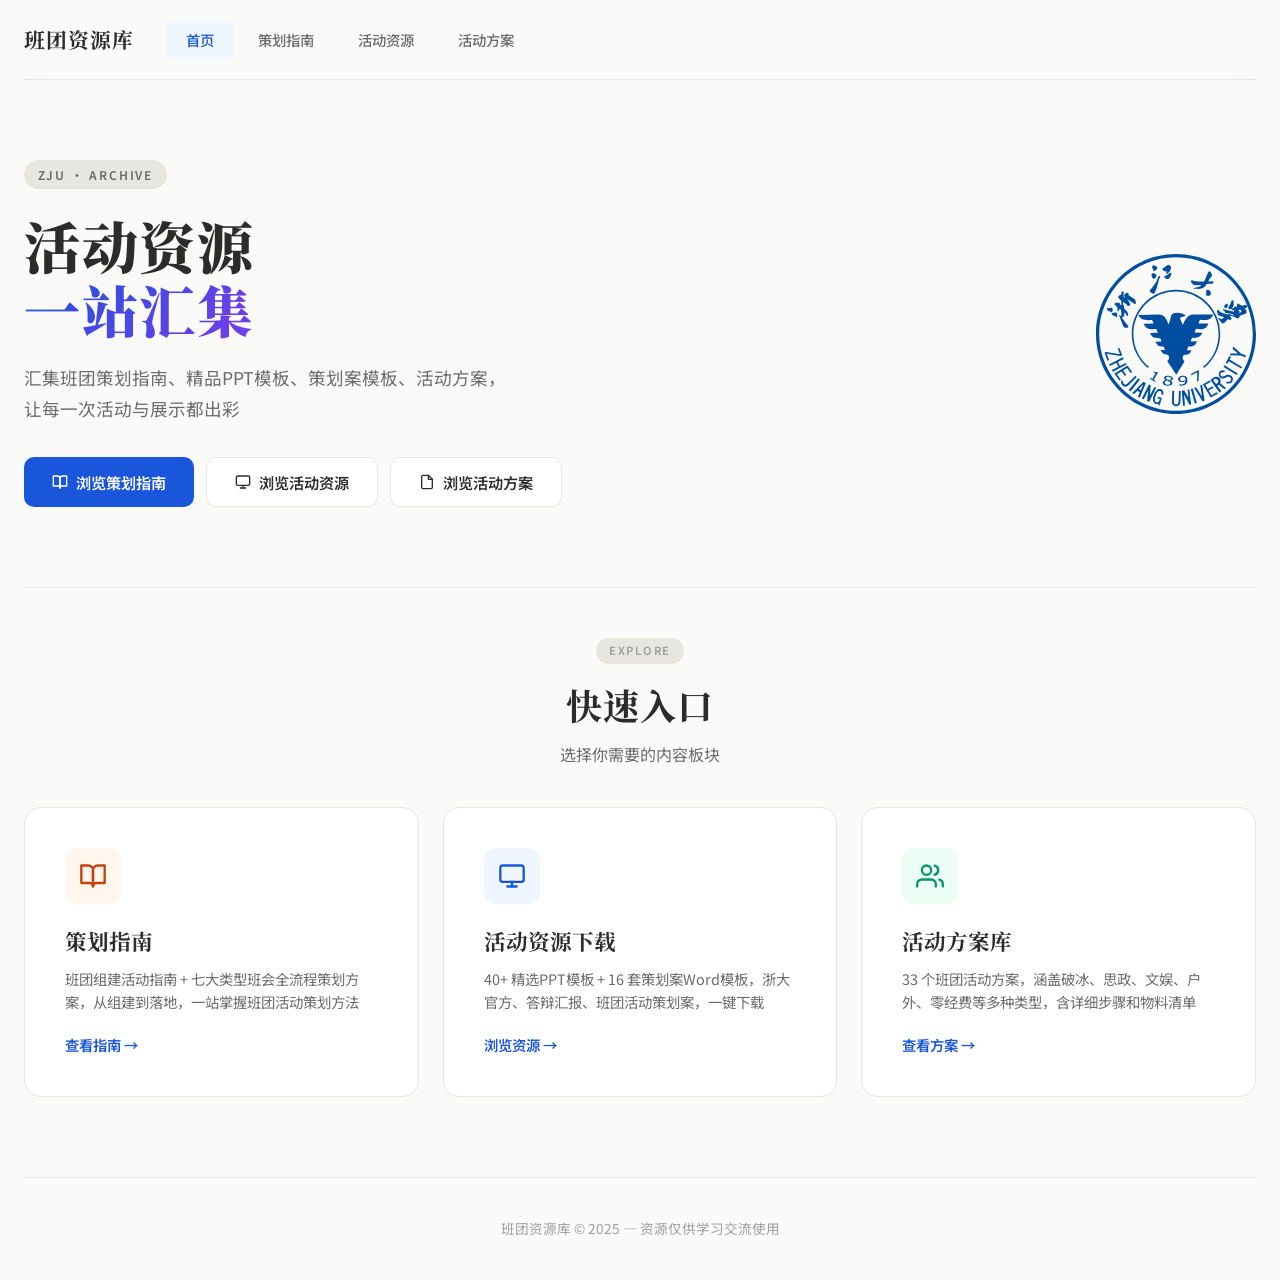
<file: index.html>
<!DOCTYPE html>
<html lang="zh-CN">
<head>
    <meta charset="UTF-8">
    <meta name="viewport" content="width=device-width, initial-scale=1.0">
    <title>班团资源库 — 活动资源一站汇集</title>
    <link rel="stylesheet" href="common.css">
    <style>
        /* ========== Hero ========== */
        .hero {
            padding: 5rem 0;
            display: flex;
            justify-content: space-between;
            align-items: center;
            gap: 4rem;
        }

        .hero-content { flex: 1; }

        .hero-badge {
            display: inline-block;
            padding: 0.3rem 0.85rem;
            background: var(--border);
            border-radius: 999px;
            font-size: 0.75rem;
            font-weight: 600;
            letter-spacing: 0.15em;
            color: var(--text-secondary);
            margin-bottom: 1.5rem;
        }

        .hero-title {
            font-family: var(--serif);
            font-size: 3.5rem;
            font-weight: 900;
            line-height: 1.15;
            letter-spacing: 0.03em;
            margin-bottom: 1.25rem;
        }

        .hero-highlight {
            background: linear-gradient(135deg, #1A56DB 0%, #7C3AED 100%);
            -webkit-background-clip: text;
            -webkit-text-fill-color: transparent;
            background-clip: text;
        }

        .hero-desc {
            font-size: 1.1rem;
            color: var(--text-secondary);
            line-height: 1.8;
            margin-bottom: 2rem;
        }

        .hero-actions { display: flex; gap: 0.75rem; flex-wrap: wrap; }

        .hero-emblem {
            flex-shrink: 0;
            display: flex;
            align-items: center;
            justify-content: center;
        }

        /* ========== Nav Cards ========== */
        .nav-cards {
            padding: 3rem 0 5rem;
            border-top: 1px solid var(--border);
        }

        .nav-cards-grid {
            display: grid;
            grid-template-columns: repeat(auto-fit, minmax(360px, 1fr));
            gap: 1.5rem;
        }

        .nav-card {
            display: flex;
            flex-direction: column;
            padding: 2.5rem;
            background: var(--surface);
            border: 1px solid var(--border);
            border-radius: var(--radius-lg);
            text-decoration: none;
            color: var(--text);
            transition: all 0.3s;
            position: relative;
            overflow: hidden;
        }

        .nav-card:hover {
            transform: translateY(-4px);
            box-shadow: var(--shadow-lg);
            border-color: #D0D0D0;
        }

        .nav-card-icon {
            width: 56px;
            height: 56px;
            border-radius: var(--radius);
            display: flex;
            align-items: center;
            justify-content: center;
            margin-bottom: 1.25rem;
            font-size: 1.5rem;
        }

        .icon-ppt { background: #EFF6FF; color: var(--primary); }
        .icon-activities { background: #ECFDF5; color: #059669; }
        .icon-guide { background: #FFF7ED; color: #C2410C; }

        .nav-card h3 {
            font-family: var(--serif);
            font-size: 1.35rem;
            font-weight: 700;
            margin-bottom: 0.5rem;
        }

        .nav-card p {
            color: var(--text-secondary);
            font-size: 0.9rem;
            line-height: 1.6;
            flex: 1;
        }

        .nav-card-arrow {
            margin-top: 1.25rem;
            display: inline-flex;
            align-items: center;
            gap: 0.35rem;
            font-weight: 600;
            font-size: 0.9rem;
            color: var(--primary);
        }

        /* ========== Responsive ========== */
        @media (max-width: 900px) {
            .hero { flex-direction: column; padding: 3rem 0; gap: 2rem; }
            .hero-title { font-size: 2.5rem; }
            .hero-emblem { align-self: center; }
        }

        @media (max-width: 600px) {
            .hero-title { font-size: 2rem; }
            .hero-desc { font-size: 0.95rem; }
            .nav-cards-grid { grid-template-columns: 1fr; }
        }
    </style>
</head>
<body>

    <div class="container">
        <!-- Header -->
        <header class="site-header">
            <div class="header-left">
                <a href="index.html" class="header-logo">班团资源库</a>
                <nav class="header-nav">
                    <a href="index.html" class="nav-link active">首页</a>
                    <a href="guide.html" class="nav-link">策划指南</a>
                    <a href="resources.html" class="nav-link">活动资源</a>
                    <a href="activities.html" class="nav-link">活动方案</a>
                </nav>
            </div>
        </header>

        <!-- Hero -->
        <section class="hero">
            <div class="hero-content">
                <span class="hero-badge">ZJU · ARCHIVE</span>
                <h1 class="hero-title">活动资源<br><span class="hero-highlight">一站汇集</span></h1>
                <p class="hero-desc">汇集班团策划指南、精品PPT模板、策划案模板、活动方案，<br>让每一次活动与展示都出彩</p>
                <div class="hero-actions">
                    <a href="guide.html" class="btn-primary">
                        <svg xmlns="http://www.w3.org/2000/svg" width="16" height="16" viewBox="0 0 24 24" fill="none" stroke="currentColor" stroke-width="2" stroke-linecap="round" stroke-linejoin="round"><path d="M2 3h6a4 4 0 0 1 4 4v14a3 3 0 0 0-3-3H2z"></path><path d="M22 3h-6a4 4 0 0 0-4 4v14a3 3 0 0 1 3-3h7z"></path></svg>
                        浏览策划指南
                    </a>
                    <a href="resources.html" class="btn-secondary">
                        <svg xmlns="http://www.w3.org/2000/svg" width="16" height="16" viewBox="0 0 24 24" fill="none" stroke="currentColor" stroke-width="2" stroke-linecap="round" stroke-linejoin="round"><rect x="2" y="3" width="20" height="14" rx="2" ry="2"></rect><line x1="8" y1="21" x2="16" y2="21"></line><line x1="12" y1="17" x2="12" y2="21"></line></svg>
                        浏览活动资源
                    </a>
                    <a href="activities.html" class="btn-secondary">
                        <svg xmlns="http://www.w3.org/2000/svg" width="16" height="16" viewBox="0 0 24 24" fill="none" stroke="currentColor" stroke-width="2" stroke-linecap="round" stroke-linejoin="round"><path d="M14 2H6a2 2 0 0 0-2 2v16a2 2 0 0 0 2 2h12a2 2 0 0 0 2-2V8z"></path><polyline points="14 2 14 8 20 8"></polyline></svg>
                        浏览活动方案
                    </a>
                </div>
            </div>
            <div class="hero-emblem">
                <img src="zju-logo.svg" alt="浙江大学" width="160" height="160" style="display:block;">
            </div>
        </section>

        <!-- Quick Nav -->
        <section class="nav-cards">
            <div class="section-header">
                <span class="section-tag">EXPLORE</span>
                <h2 class="section-title">快速入口</h2>
                <p class="section-desc">选择你需要的内容板块</p>
            </div>
            <div class="nav-cards-grid">
                <a href="guide.html" class="nav-card">
                    <div class="nav-card-icon icon-guide">
                        <svg xmlns="http://www.w3.org/2000/svg" width="28" height="28" viewBox="0 0 24 24" fill="none" stroke="currentColor" stroke-width="2" stroke-linecap="round" stroke-linejoin="round"><path d="M2 3h6a4 4 0 0 1 4 4v14a3 3 0 0 0-3-3H2z"></path><path d="M22 3h-6a4 4 0 0 0-4 4v14a3 3 0 0 1 3-3h7z"></path></svg>
                    </div>
                    <h3>策划指南</h3>
                    <p>班团组建活动指南 + 七大类型班会全流程策划方案，从组建到落地，一站掌握班团活动策划方法</p>
                    <span class="nav-card-arrow">查看指南 →</span>
                </a>
                <a href="resources.html" class="nav-card">
                    <div class="nav-card-icon icon-ppt">
                        <svg xmlns="http://www.w3.org/2000/svg" width="28" height="28" viewBox="0 0 24 24" fill="none" stroke="currentColor" stroke-width="2" stroke-linecap="round" stroke-linejoin="round"><rect x="2" y="3" width="20" height="14" rx="2" ry="2"></rect><line x1="8" y1="21" x2="16" y2="21"></line><line x1="12" y1="17" x2="12" y2="21"></line></svg>
                    </div>
                    <h3>活动资源下载</h3>
                    <p>40+ 精选PPT模板 + 16 套策划案Word模板，浙大官方、答辩汇报、班团活动策划案，一键下载</p>
                    <span class="nav-card-arrow">浏览资源 →</span>
                </a>
                <a href="activities.html" class="nav-card">
                    <div class="nav-card-icon icon-activities">
                        <svg xmlns="http://www.w3.org/2000/svg" width="28" height="28" viewBox="0 0 24 24" fill="none" stroke="currentColor" stroke-width="2" stroke-linecap="round" stroke-linejoin="round"><path d="M17 21v-2a4 4 0 0 0-4-4H5a4 4 0 0 0-4 4v2"></path><circle cx="9" cy="7" r="4"></circle><path d="M23 21v-2a4 4 0 0 0-3-3.87"></path><path d="M16 3.13a4 4 0 0 1 0 7.75"></path></svg>
                    </div>
                    <h3>活动方案库</h3>
                    <p>33 个班团活动方案，涵盖破冰、思政、文娱、户外、零经费等多种类型，含详细步骤和物料清单</p>
                    <span class="nav-card-arrow">查看方案 →</span>
                </a>
            </div>
        </section>

        <!-- Footer -->
        <footer class="site-footer">
            <p>班团资源库 &copy; 2025 — 资源仅供学习交流使用</p>
        </footer>
    </div>

</body>
</html>
</file>
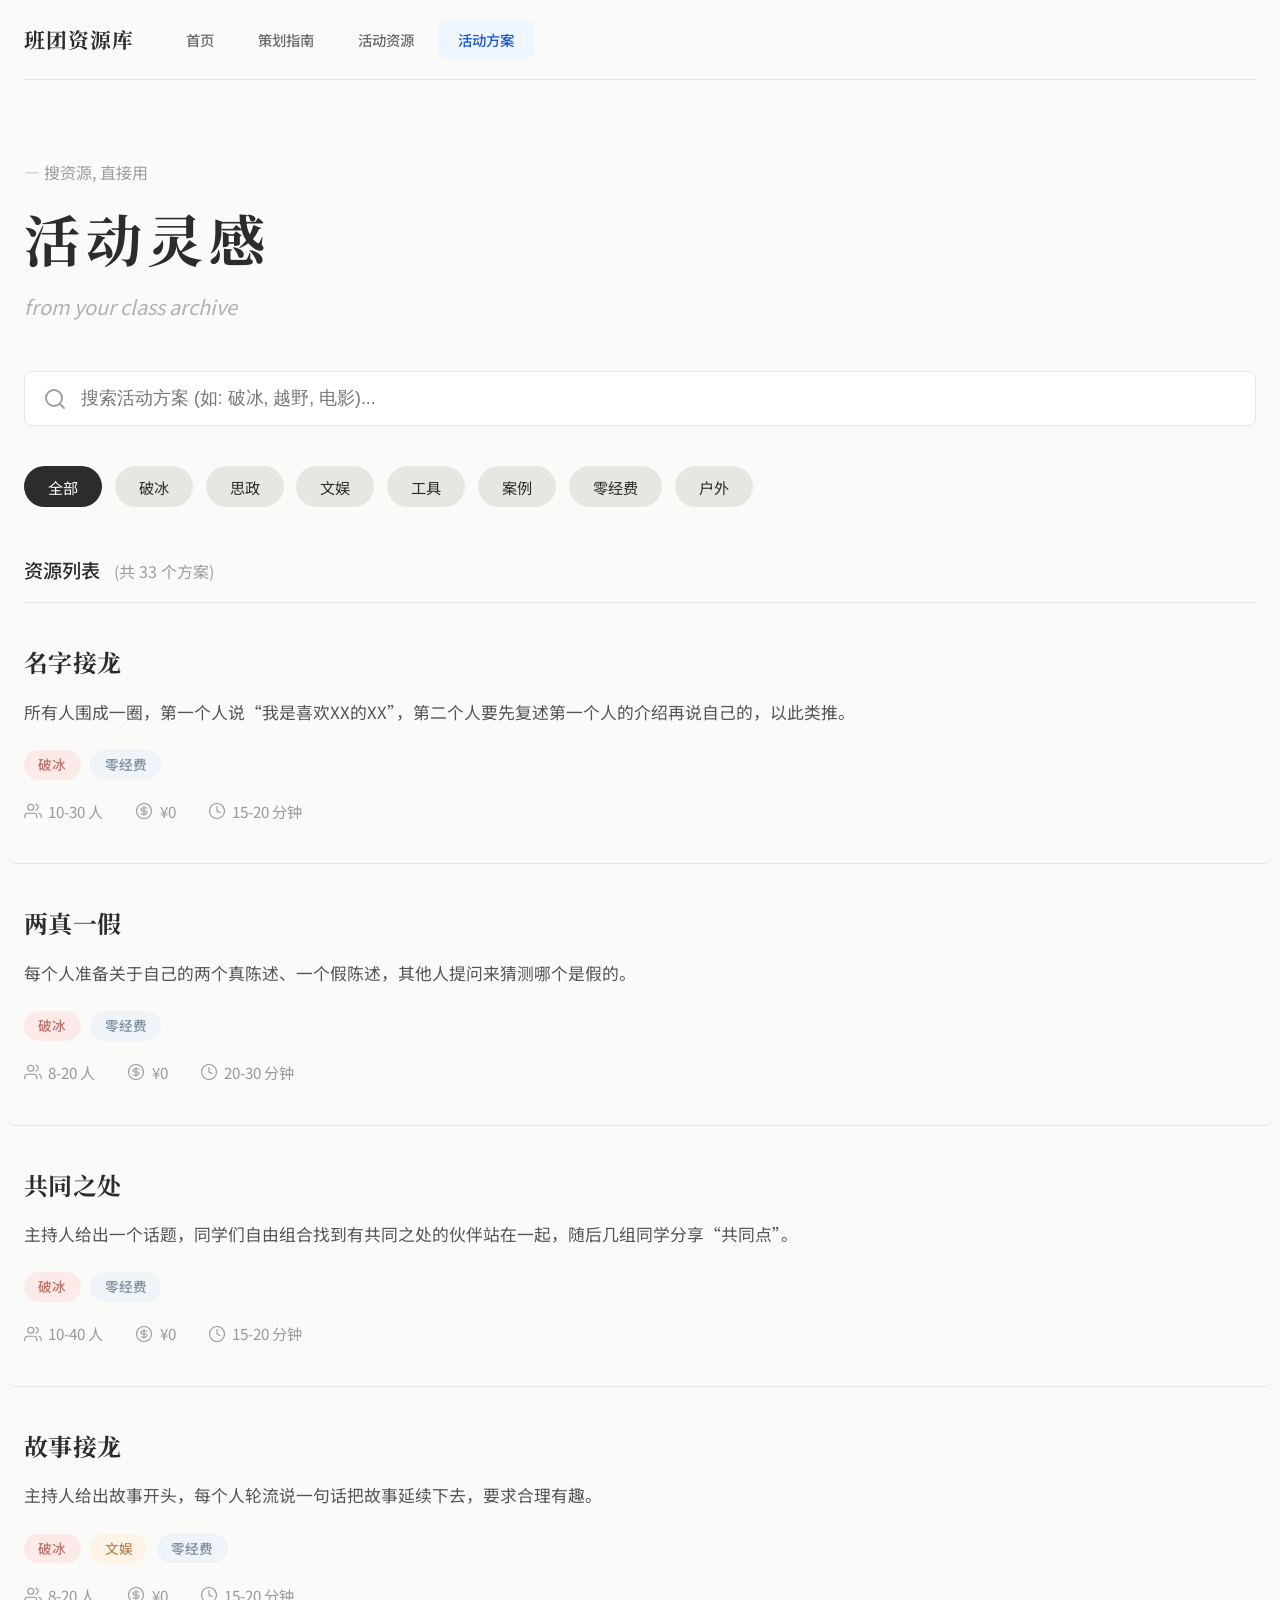
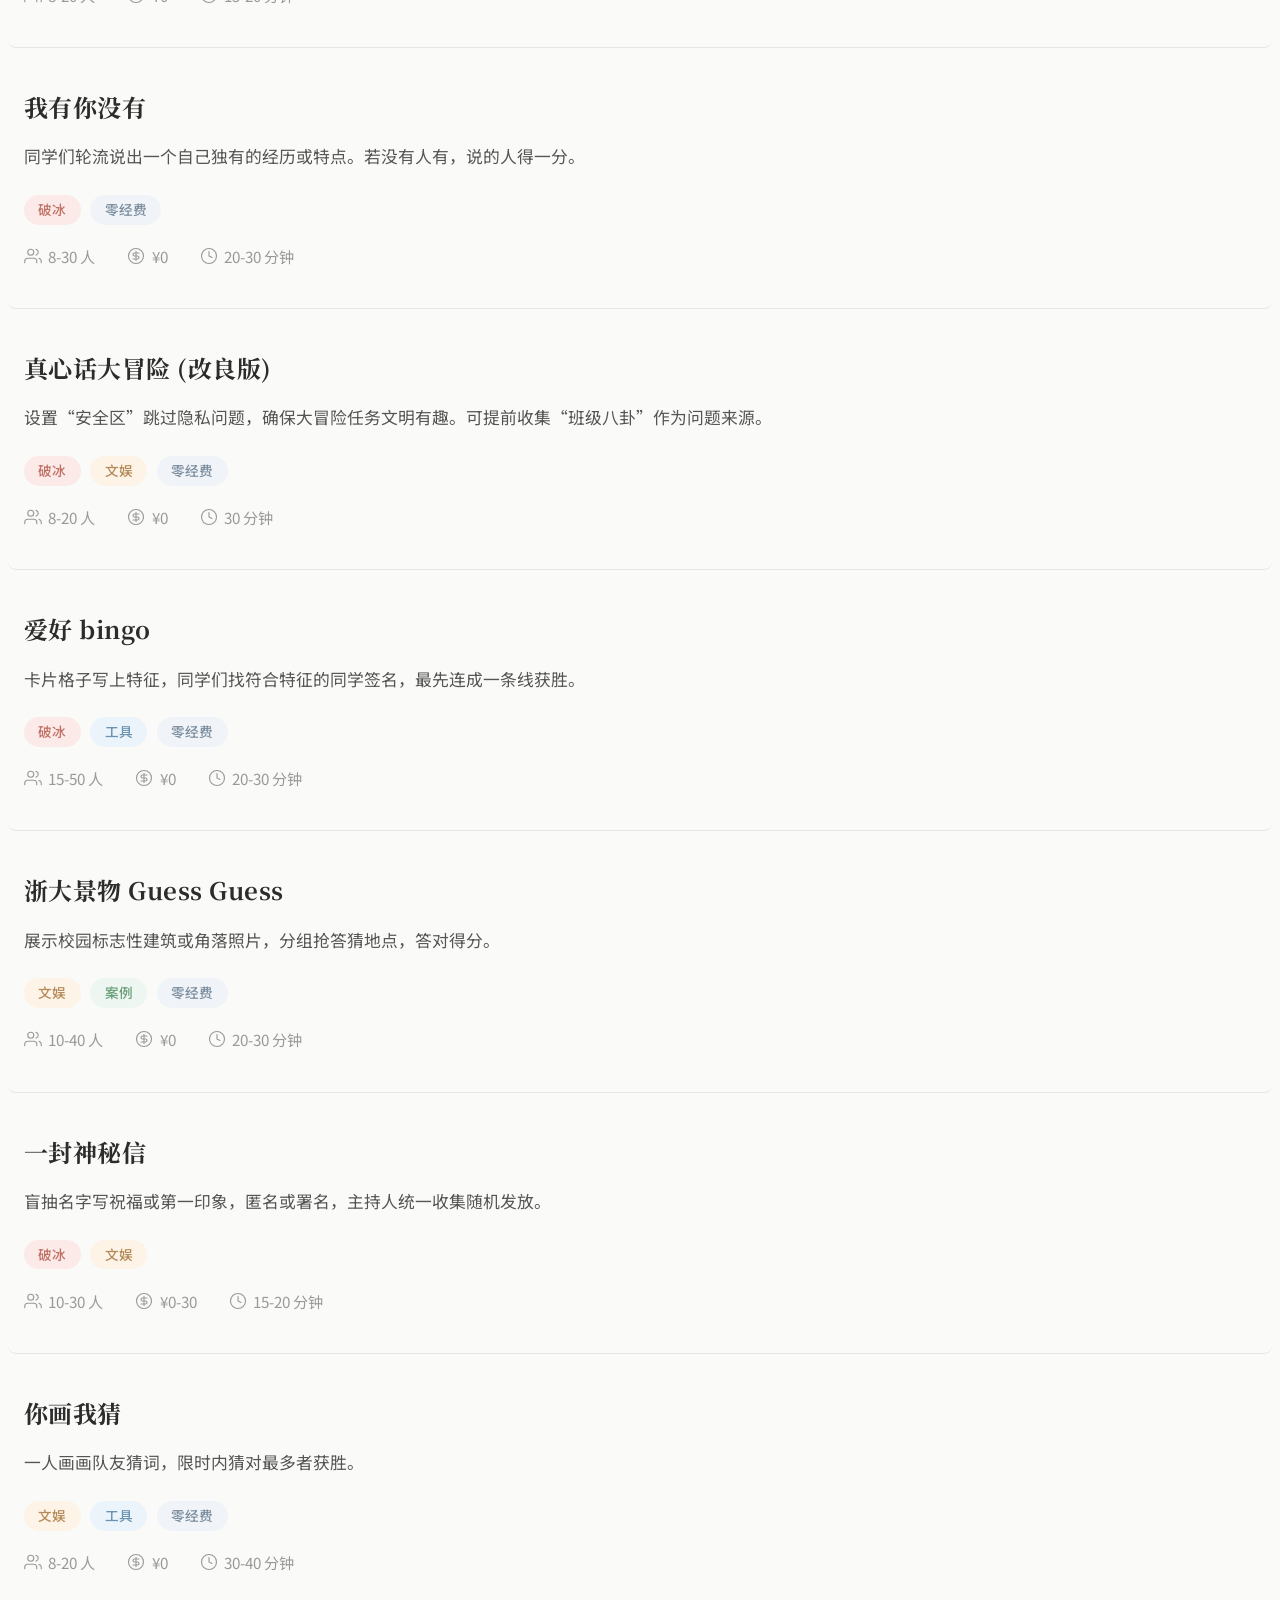
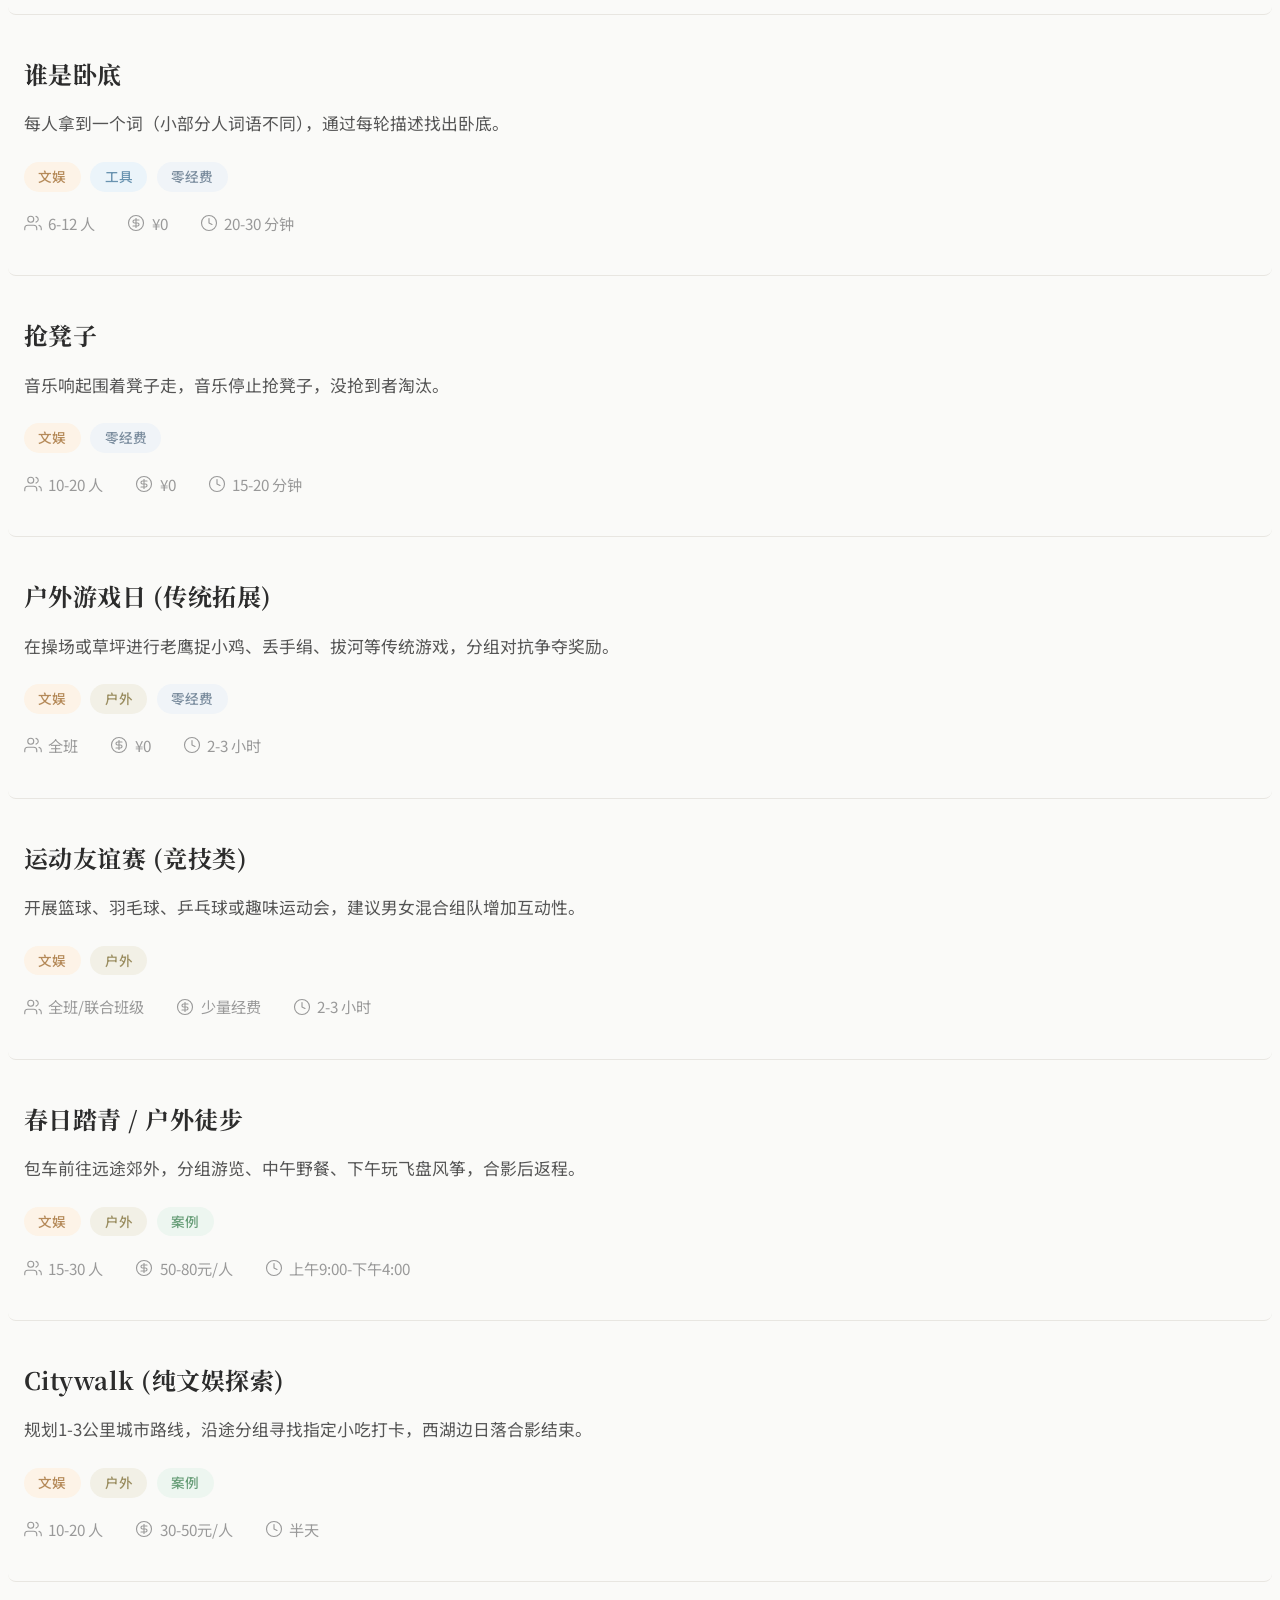
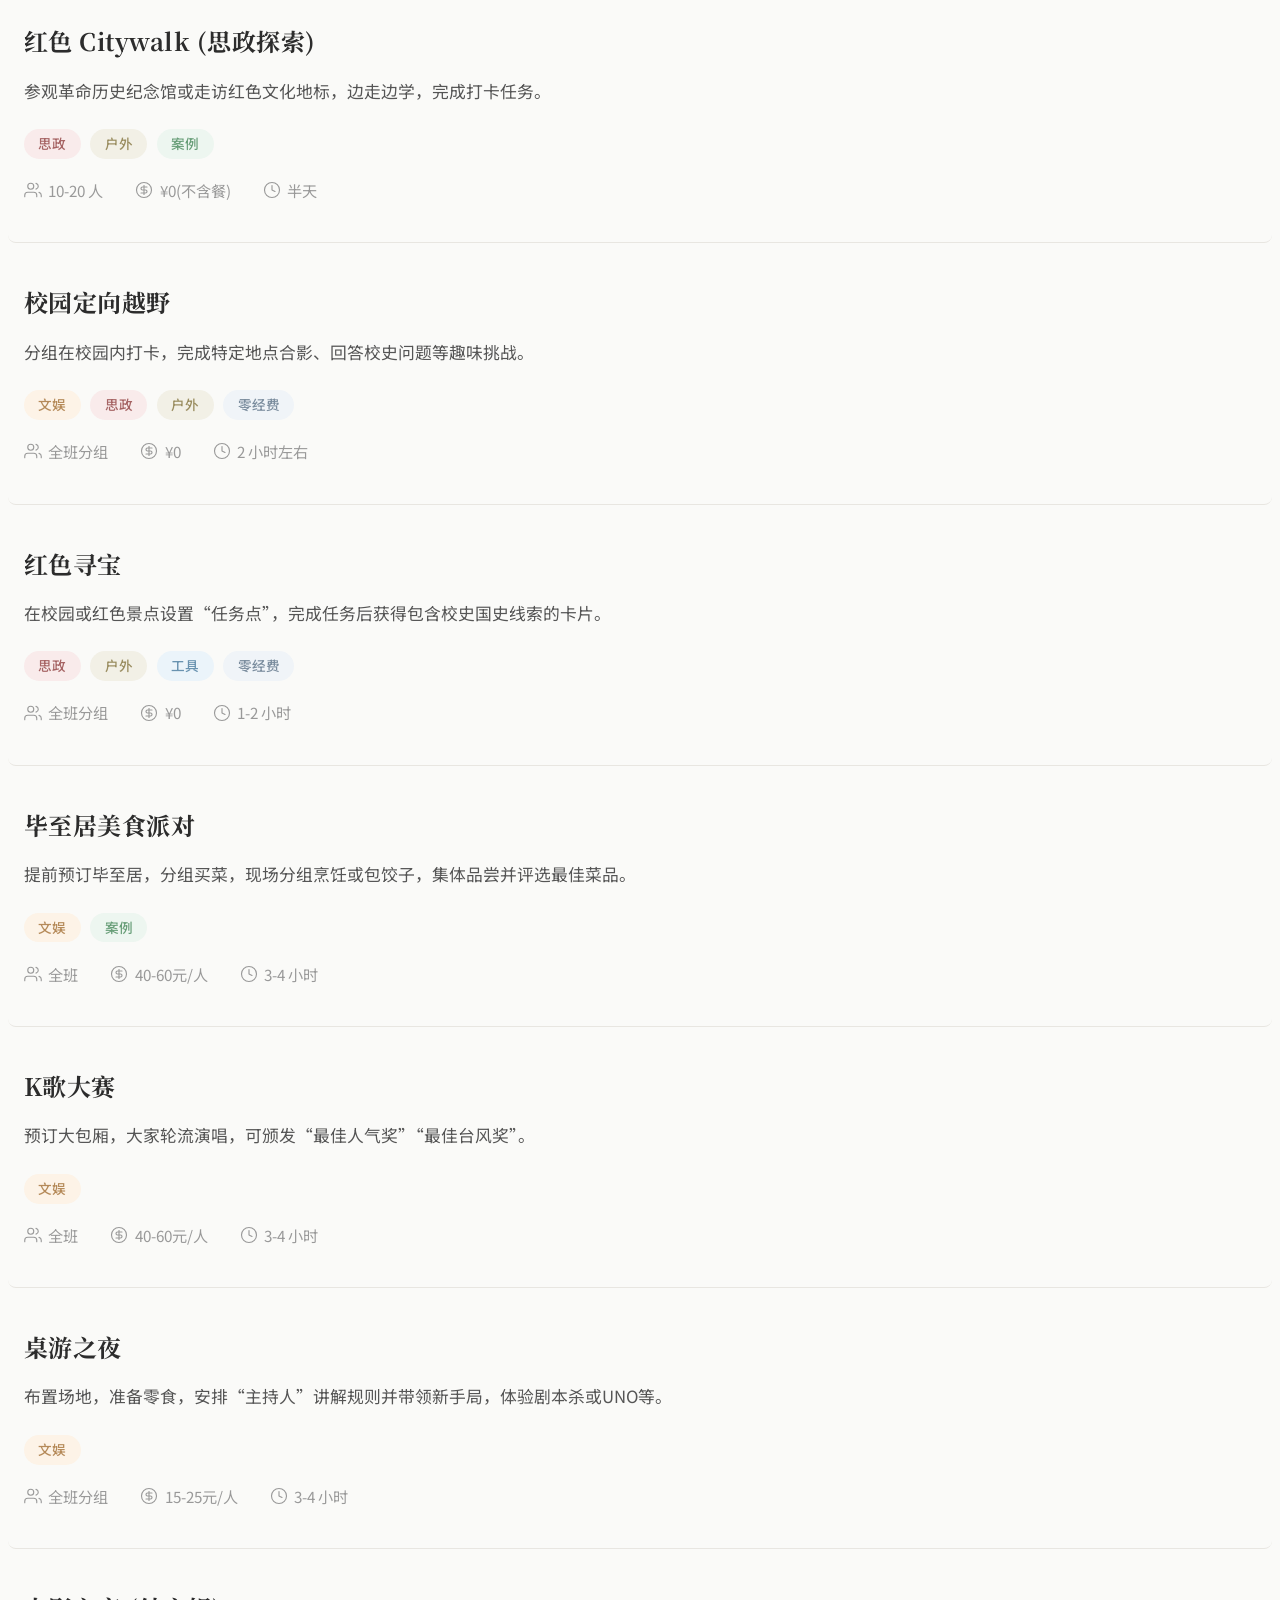
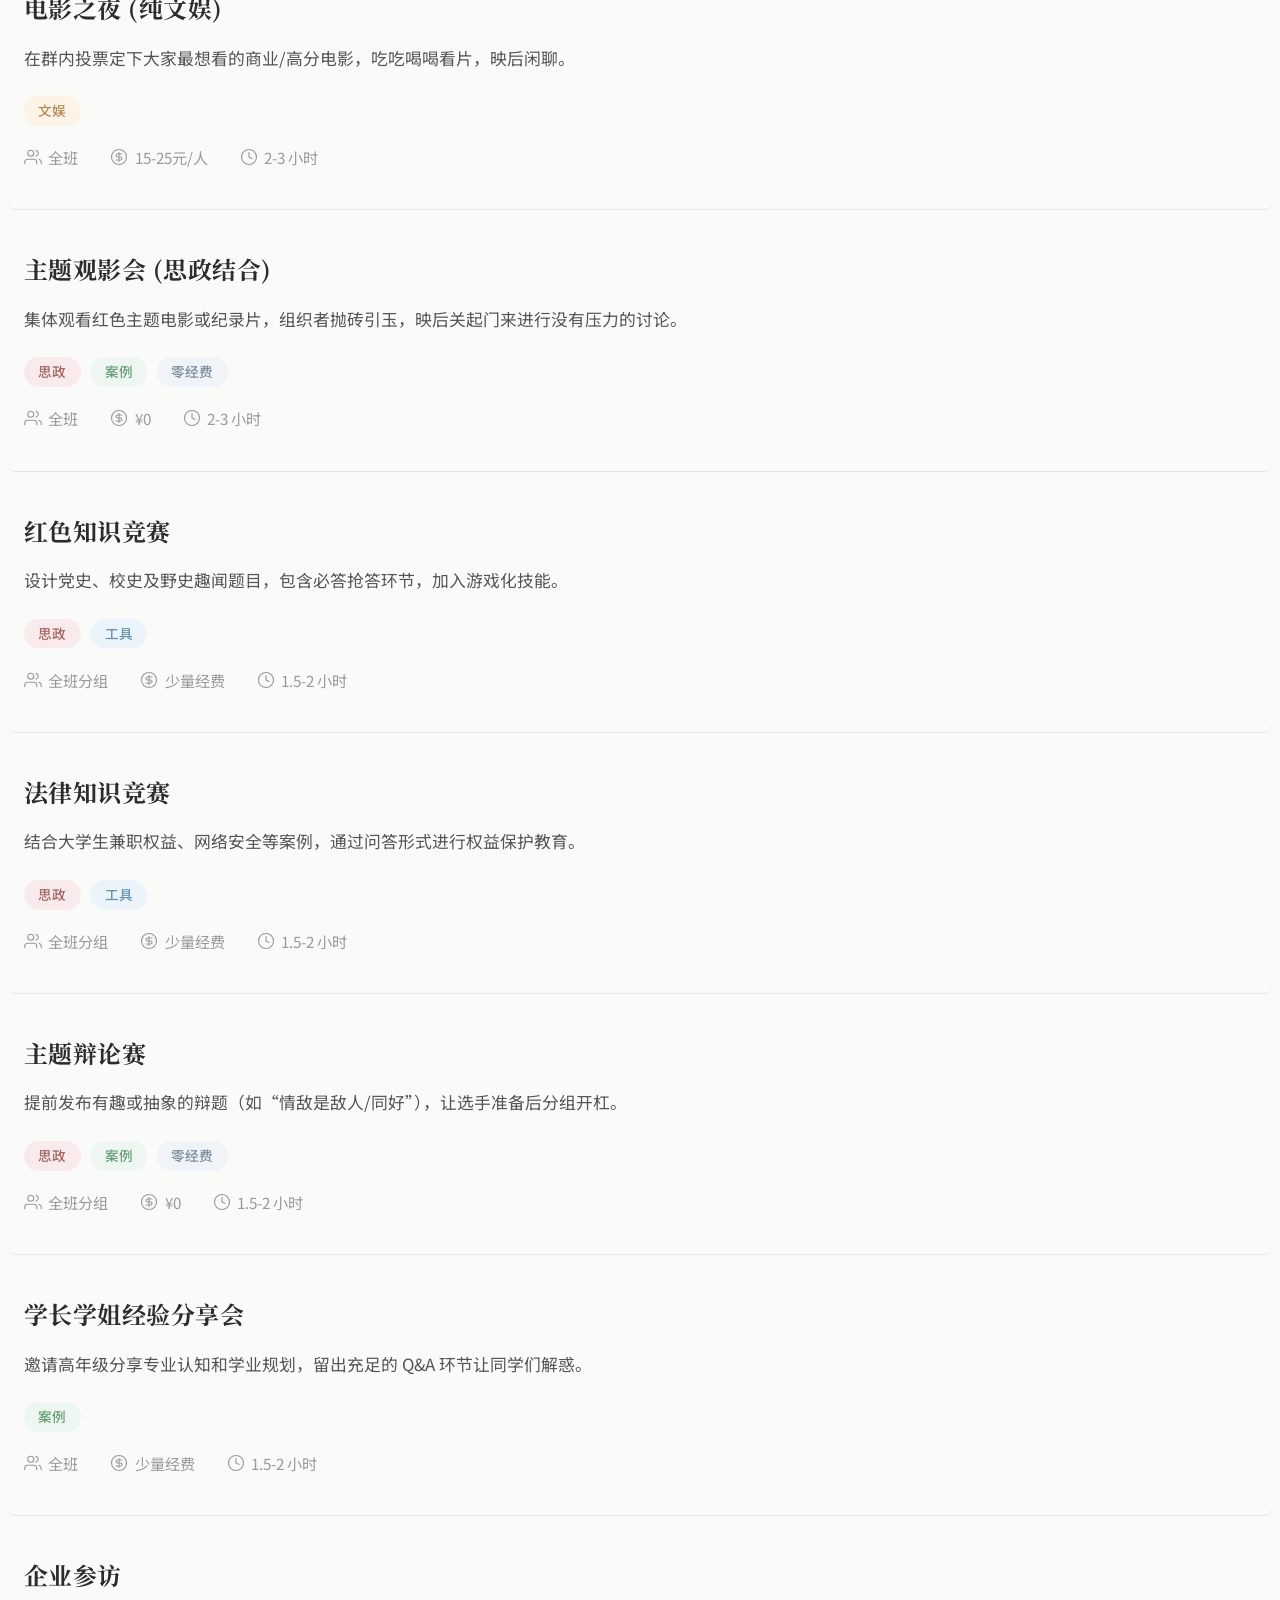
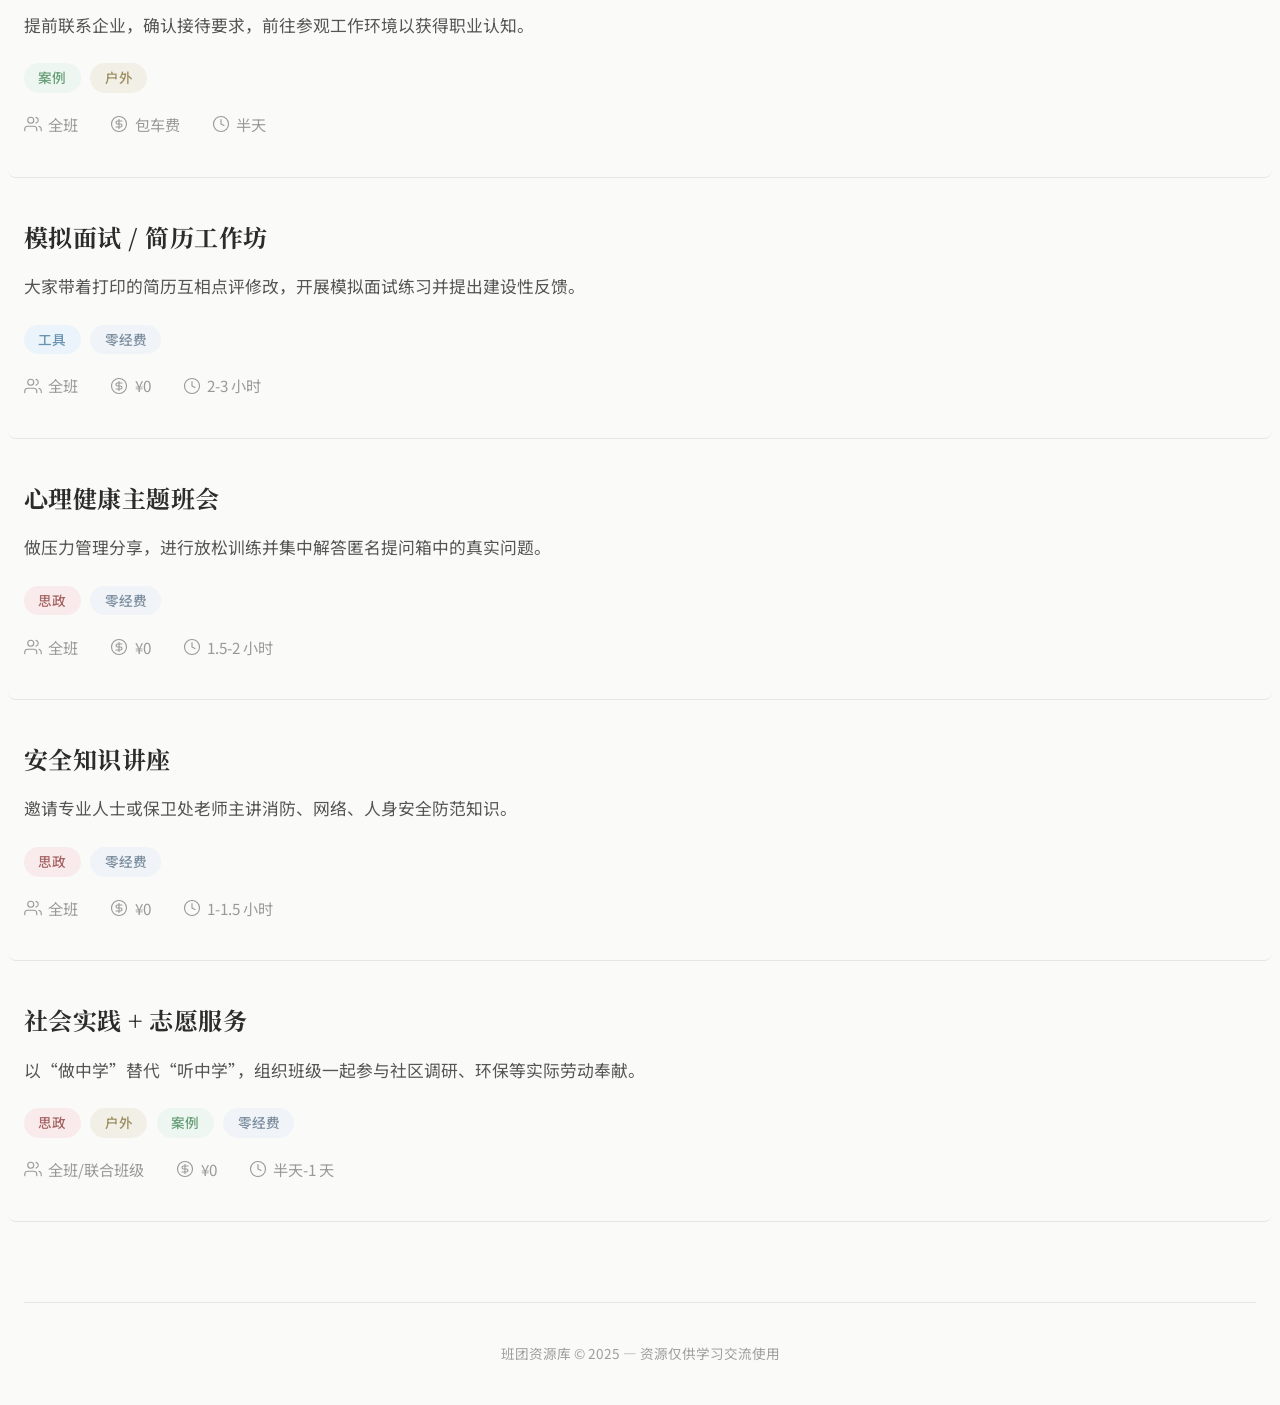
<file: activities.html>
<!DOCTYPE html>
<html lang="zh-CN">
<head>
    <meta charset="UTF-8">
    <meta name="viewport" content="width=device-width, initial-scale=1.0">
    <title>活动方案 — 班团资源库</title>
    <link rel="stylesheet" href="common.css">
    <style>
        /* ========== Activities Page (adapted from 第一版) ========== */
        .activities-page { padding: 3rem 0 5rem; }

        .intro-section { padding: 2rem 0 3rem; text-align: left; }
        .subtitle { color: var(--text-muted); font-size: 1rem; margin-bottom: 0.5rem; }
        .main-title { font-family: var(--serif); font-size: 3.5rem; font-weight: 700; margin: 0; letter-spacing: 0.1em; }
        .subtitle-english { color: #b0b0b0; font-style: italic; font-size: 1.25rem; margin-top: 0.5rem; }

        .search-bar { position: relative; margin-bottom: 2.5rem; }
        .search-bar input { width: 100%; padding: 1rem 1rem 1rem 3.5rem; font-size: 1.1rem; border: 1px solid var(--border); border-radius: 8px; background-color: #fff; outline: none; transition: border-color 0.2s; box-shadow: 0 2px 10px rgba(0,0,0,0.02); }
        .search-bar input:focus { border-color: #bbb; box-shadow: 0 4px 15px rgba(0,0,0,0.05); }

        .filters { display: flex; flex-wrap: wrap; gap: 0.8rem; margin-bottom: 3rem; }
        .filter-btn { padding: 0.6rem 1.5rem; border: none; border-radius: 999px; background-color: var(--border); color: var(--text); font-size: 0.95rem; cursor: pointer; transition: all 0.2s; font-family: var(--sans); }
        .filter-btn:hover { background-color: #ddd; }
        .filter-btn.active { background-color: var(--text); color: #fff; }

        .content-header { display: flex; justify-content: space-between; align-items: center; padding-bottom: 1rem; border-bottom: 1px solid var(--border); }
        .content-header h3 { font-size: 1.2rem; font-weight: 500; }

        .activity-list { display: flex; flex-direction: column; }
        .activity-item { display: flex; justify-content: space-between; align-items: flex-start; padding: 2.5rem 1rem; border-bottom: 1px solid var(--border); transition: background-color 0.2s, transform 0.2s; cursor: pointer; margin: 0 -1rem; border-radius: 8px; }
        .activity-item:hover { background-color: rgba(248, 247, 243, 0.9); }

        .item-details { flex: 1; padding-right: 3rem; }
        .item-details h4 { font-family: var(--serif); font-size: 1.5rem; font-weight: 700; color: #2C2C2C; margin-bottom: 1rem; letter-spacing: 0.02em; }
        .item-details p { color: #555555; margin-bottom: 1.5rem; font-size: 1.05rem; line-height: 1.7; max-width: 900px; }

        /* Tags */
        .tags { display: flex; flex-wrap: wrap; gap: 0.6rem; margin-bottom: 1.2rem; }
        .tag { padding: 0.25rem 0.9rem; border-radius: 999px; font-size: 0.85rem; font-weight: 500; background-color: #F0F0F0; color: #666; }
        .tag[data-type="文娱"] { background-color: #FDF3E7; color: #B58A59; }
        .tag[data-type="零经费"] { background-color: #F0F4F8; color: #7B8D9E; }
        .tag[data-type="破冰"] { background-color: #FCEAE8; color: #C07065; }
        .tag[data-type="工具"] { background-color: #EBF4FA; color: #6993B0; }
        .tag[data-type="思政"] { background-color: #F9EBEB; color: #A66464; }
        .tag[data-type="案例"] { background-color: #EDF6F0; color: #689E78; }
        .tag[data-type="户外"] { background-color: #F2F0E6; color: #9A8D60; }

        .metadata { display: flex; flex-wrap: wrap; gap: 2rem; color: #999; font-size: 0.95rem; }
        .metadata span { display: flex; align-items: center; gap: 0.4rem; }
        .metadata svg { stroke: #999; stroke-width: 1.5; width: 18px; height: 18px; }

        .rating { font-size: 1.3rem; color: #E0E0E0; letter-spacing: 0.1em; white-space: nowrap; margin-top: 5px; }
        .rating .filled { color: #D4C4A8; }

        .empty-state { text-align: center; padding: 6rem 0; color: var(--text-muted); font-size: 1.2rem; }

        /* ========== Detail View ========== */
        #detail-view { display: none; }
        #detail-view .container { padding-top: 2rem; }

        .detail-nav { display: inline-flex; align-items: center; gap: 0.5rem; padding: 0.5rem 1rem 0.5rem 0; margin-bottom: 2.5rem; cursor: pointer; color: var(--text); font-weight: 500; transition: color 0.2s; font-size: 1.1rem; }
        .detail-nav:hover { color: #888; }

        .detail-header { margin-bottom: 4rem; max-width: 900px; }
        .detail-main-title { font-family: var(--serif); font-size: 2.8rem; font-weight: 700; color: #1a1a1a; margin-bottom: 1.5rem; letter-spacing: 0.05em; line-height: 1.3; }
        .detail-desc { color: #555; font-size: 1.2rem; line-height: 1.8; }

        .detail-meta-grid { display: flex; justify-content: space-between; border-top: 1px solid var(--border); border-bottom: 1px solid var(--border); padding: 2rem 1rem; margin-bottom: 4rem; background-color: rgba(255,255,255,0.3); border-radius: 8px; }
        .meta-item { flex: 1; border: none; padding: 0; }
        .meta-label { font-size: 0.9rem; color: #A0A0A0; margin-bottom: 0.6rem; text-transform: uppercase; letter-spacing: 0.05em; }
        .meta-value { display: flex; align-items: center; gap: 0.6rem; color: #222; font-size: 1.1rem; font-weight: 500; }

        .detail-section { margin-bottom: 4rem; padding-bottom: 3rem; }
        .section-subtitle { display: flex; align-items: baseline; gap: 0.8rem; font-family: var(--serif); font-size: 1.6rem; color: #2C2C2C; margin-bottom: 2rem; }
        .section-num { font-family: var(--sans); font-size: 1.1rem; color: #B0B0B0; font-weight: 400; }

        .step-list { list-style: none; padding: 0; max-width: 1000px; }
        .step-list li { display: flex; align-items: flex-start; gap: 1.2rem; margin-bottom: 1.5rem; color: #333; line-height: 1.7; font-size: 1.05rem; }
        .step-number { display: flex; align-items: center; justify-content: center; background-color: #2C2C2C; color: #FFF; border-radius: 50%; width: 26px; height: 26px; font-size: 0.9rem; flex-shrink: 0; margin-top: 3px; font-weight: 500; }

        .material-list { list-style: none; padding: 0; display: grid; grid-template-columns: repeat(auto-fill, minmax(250px, 1fr)); gap: 1.5rem; }
        .material-list li { display: flex; align-items: center; gap: 1rem; color: #333; font-size: 1.05rem; }
        .checkbox-mock { width: 20px; height: 20px; border: 2px solid #CCC; border-radius: 4px; flex-shrink: 0; }

        @media (max-width: 600px) {
            .detail-meta-grid { flex-wrap: wrap; gap: 1.5rem; }
            .meta-item { flex: 1 1 45%; }
            .main-title { font-size: 2.5rem; }
            .detail-main-title { font-size: 2rem; }
            .item-details { padding-right: 1rem; }
        }
    </style>
</head>
<body>

    <!-- ===== List View ===== -->
    <div id="list-view" class="container">
        <header class="site-header">
            <div class="header-left">
                <a href="index.html" class="header-logo">班团资源库</a>
                <nav class="header-nav">
                    <a href="index.html" class="nav-link">首页</a>
                    <a href="guide.html" class="nav-link">策划指南</a>
                    <a href="resources.html" class="nav-link">活动资源</a>
                    <a href="activities.html" class="nav-link active">活动方案</a>
                </nav>
            </div>
        </header>

        <main class="activities-page">
            <section class="intro-section">
                <p class="subtitle">— 搜资源, 直接用</p>
                <h2 class="main-title">活动灵感</h2>
                <p class="subtitle-english">from your class archive</p>
            </section>

            <section class="search-section">
                <div class="search-bar">
                    <svg class="search-icon" xmlns="http://www.w3.org/2000/svg" width="24" height="24" viewBox="0 0 24 24" fill="none" stroke="currentColor" stroke-width="2" stroke-linecap="round" stroke-linejoin="round" style="position:absolute;top:50%;left:1.2rem;transform:translateY(-50%);color:var(--text-muted)"><circle cx="11" cy="11" r="8"></circle><line x1="21" y1="21" x2="16.65" y2="16.65"></line></svg>
                    <input type="text" id="searchInput" placeholder="搜索活动方案 (如: 破冰, 越野, 电影)...">
                </div>
            </section>

            <section class="filters-section">
                <div class="filters" id="filterContainer">
                    <button class="filter-btn active" data-filter="全部">全部</button>
                    <button class="filter-btn" data-filter="破冰">破冰</button>
                    <button class="filter-btn" data-filter="思政">思政</button>
                    <button class="filter-btn" data-filter="文娱">文娱</button>
                    <button class="filter-btn" data-filter="工具">工具</button>
                    <button class="filter-btn" data-filter="案例">案例</button>
                    <button class="filter-btn" data-filter="零经费">零经费</button>
                    <button class="filter-btn" data-filter="户外">户外</button>
                </div>
            </section>

            <section class="content-section">
                <div class="content-header">
                    <h3>资源列表 <span id="resultCount" style="font-size:1rem; color:#9E9E9E; font-weight:normal; margin-left:10px;"></span></h3>
                </div>
                <div id="activity-list" class="activity-list"></div>
            </section>
        </main>

        <footer class="site-footer">
            <p>班团资源库 &copy; 2025 — 资源仅供学习交流使用</p>
        </footer>
    </div>

    <!-- ===== Detail View ===== -->
    <div id="detail-view" class="container" style="display: none;">
        <div class="detail-nav" id="backBtn">
            <svg xmlns="http://www.w3.org/2000/svg" width="24" height="24" viewBox="0 0 24 24" fill="none" stroke="currentColor" stroke-width="2" stroke-linecap="round" stroke-linejoin="round"><line x1="19" y1="12" x2="5" y2="12"></line><polyline points="12 19 5 12 12 5"></polyline></svg>
            <span>返回资源库</span>
        </div>

        <div class="detail-header">
            <div id="detail-tags" class="tags" style="margin-bottom: 1.5rem;"></div>
            <h1 id="detail-title" class="detail-main-title">标题</h1>
            <p id="detail-desc" class="detail-desc">描述</p>
        </div>

        <div class="detail-meta-grid">
            <div class="meta-item">
                <div class="meta-label">适用人数</div>
                <div class="meta-value">
                    <svg xmlns="http://www.w3.org/2000/svg" width="18" height="18" viewBox="0 0 24 24" fill="none" stroke="currentColor" stroke-width="1.5" stroke-linecap="round" stroke-linejoin="round"><path d="M17 21v-2a4 4 0 0 0-4-4H5a4 4 0 0 0-4 4v2"></path><circle cx="9" cy="7" r="4"></circle><path d="M23 21v-2a4 4 0 0 0-3-3.87"></path><path d="M16 3.13a4 4 0 0 1 0 7.75"></path></svg>
                    <span id="detail-pax"></span>
                </div>
            </div>
            <div class="meta-item">
                <div class="meta-label">预算</div>
                <div class="meta-value">
                    <svg xmlns="http://www.w3.org/2000/svg" width="18" height="18" viewBox="0 0 24 24" fill="none" stroke="currentColor" stroke-width="1.5" stroke-linecap="round" stroke-linejoin="round"><path d="M12 2C6.48 2 2 6.48 2 12s4.48 10 10 10 10-4.48 10-10S17.52 2 12 2z"></path><path d="M16 8h-6a2 2 0 1 0 0 4h4a2 2 0 1 1 0 4H8"></path><path d="M12 18V6"></path></svg>
                    <span id="detail-budget"></span>
                </div>
            </div>
            <div class="meta-item">
                <div class="meta-label">时长</div>
                <div class="meta-value">
                    <svg xmlns="http://www.w3.org/2000/svg" width="18" height="18" viewBox="0 0 24 24" fill="none" stroke="currentColor" stroke-width="1.5" stroke-linecap="round" stroke-linejoin="round"><circle cx="12" cy="12" r="10"></circle><polyline points="12 6 12 12 16 14"></polyline></svg>
                    <span id="detail-time"></span>
                </div>
            </div>
            <div class="meta-item">
                <div class="meta-label">难度</div>
                <div class="meta-value" style="gap: 8px;">
                    <span id="detail-rating-stars"></span>
                    <span id="detail-rating-text" style="font-weight: 700; color: #333; margin-left: 5px;"></span>
                </div>
            </div>
        </div>

        <div class="detail-section">
            <h3 class="section-subtitle"><span class="section-num">01</span> 步骤说明</h3>
            <ul id="detail-steps" class="step-list"></ul>
        </div>

        <div class="detail-section">
            <h3 class="section-subtitle"><span class="section-num">02</span> 物料清单</h3>
            <ul id="detail-materials" class="material-list"></ul>
        </div>
    </div>

    <script src="activities.js"></script>
</body>
</html>
</file>
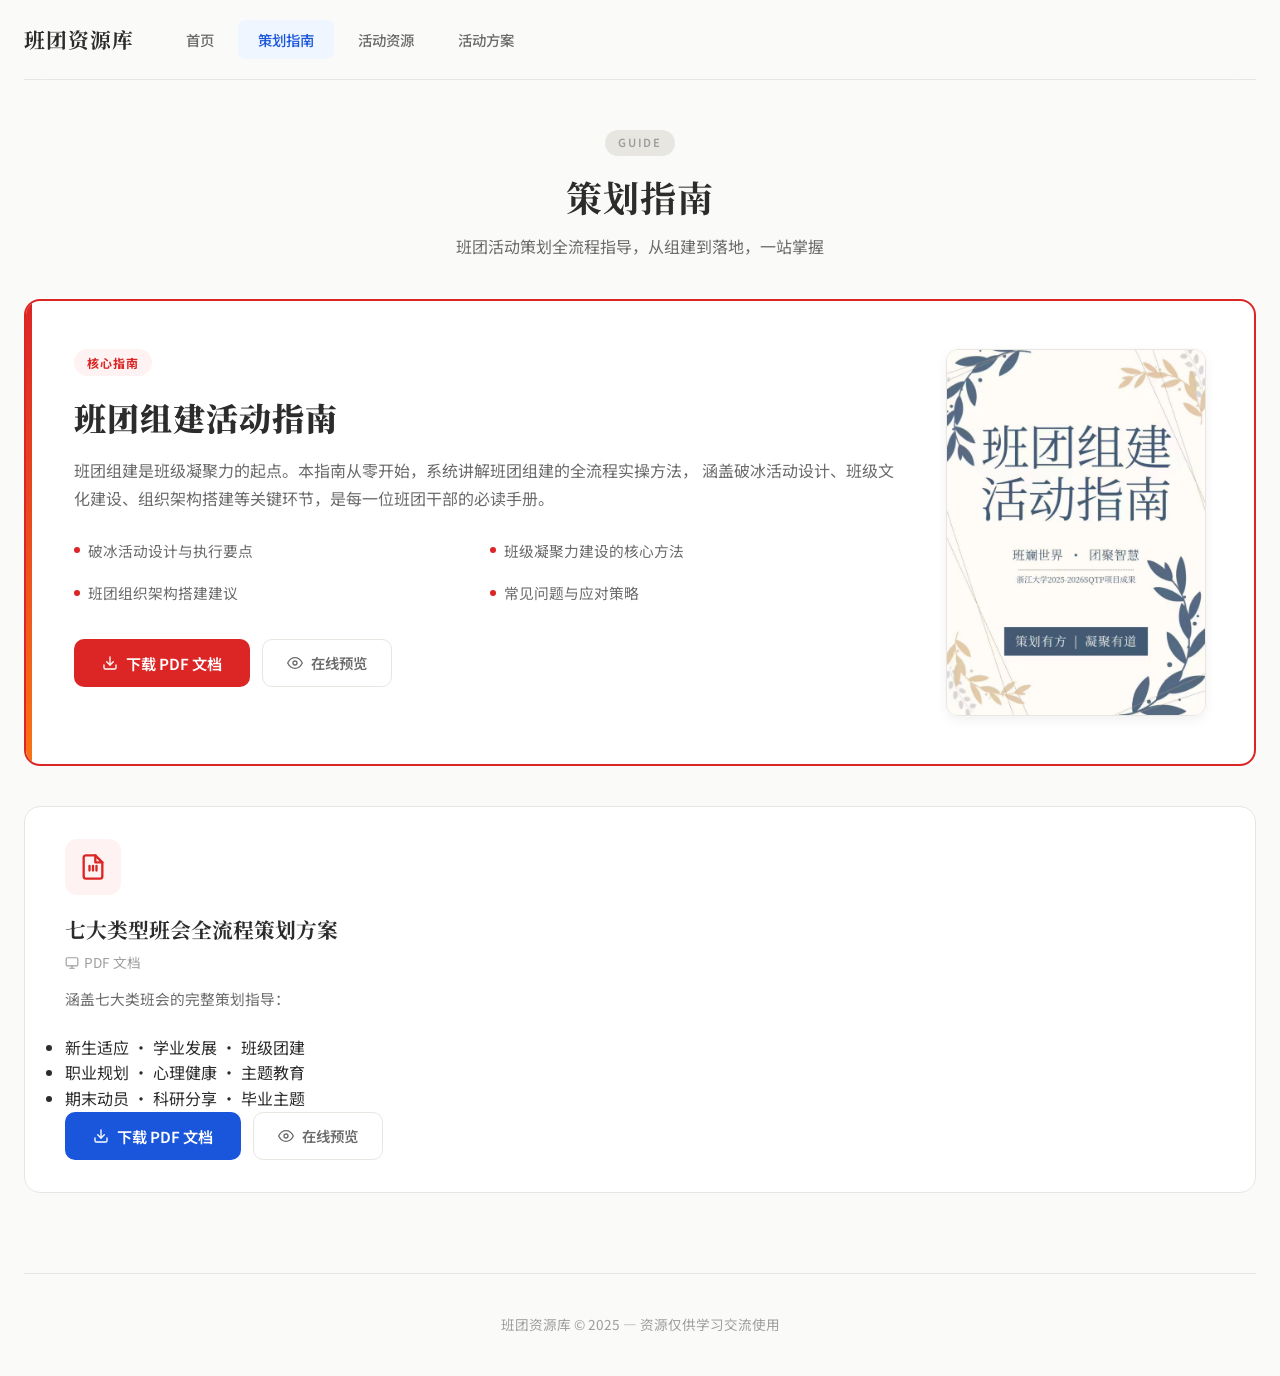
<file: guide.html>
<!DOCTYPE html>
<html lang="zh-CN">
<head>
    <meta charset="UTF-8">
    <meta name="viewport" content="width=device-width, initial-scale=1.0">
    <title>策划指南 — 班团资源库</title>
    <link rel="stylesheet" href="common.css">
    <style>
        .guide-page { padding: 3rem 0 5rem; }

        /* ===== Hero Guide Card ===== */
        .hero-guide {
            background: var(--surface);
            border: 2px solid #DC2626;
            border-radius: var(--radius-lg);
            padding: 3rem;
            margin-bottom: 2.5rem;
            display: flex;
            gap: 3rem;
            align-items: flex-start;
            transition: all 0.3s;
            position: relative;
            overflow: hidden;
        }

        .hero-guide::before {
            content: '';
            position: absolute;
            top: 0; left: 0;
            width: 6px;
            height: 100%;
            background: linear-gradient(180deg, #DC2626 0%, #F97316 100%);
            border-radius: 6px 0 0 6px;
        }

        .hero-guide-badge {
            display: inline-block;
            padding: 0.25rem 0.8rem;
            background: #FEF2F2;
            color: #DC2626;
            border-radius: 999px;
            font-size: 0.75rem;
            font-weight: 700;
            letter-spacing: 0.1em;
            margin-bottom: 1rem;
        }

        .hero-guide-content { flex: 1; }

        .hero-guide-content h2 {
            font-family: var(--serif);
            font-size: 2rem;
            font-weight: 900;
            margin-bottom: 0.75rem;
            letter-spacing: 0.03em;
        }

        .hero-guide-content .guide-summary {
            color: var(--text-secondary);
            font-size: 1rem;
            line-height: 1.8;
            margin-bottom: 1.25rem;
        }

        .hero-guide-content ul {
            list-style: none;
            padding: 0;
            display: grid;
            grid-template-columns: 1fr 1fr;
            gap: 0.5rem;
            margin-bottom: 1.75rem;
        }

        .hero-guide-content ul li {
            padding: 0.35rem 0;
            font-size: 0.92rem;
            color: var(--text-secondary);
            display: flex;
            align-items: center;
            gap: 0.5rem;
        }

        .hero-guide-content ul li::before {
            content: '';
            width: 6px;
            height: 6px;
            border-radius: 50%;
            background: #DC2626;
            flex-shrink: 0;
        }

        .hero-guide-cover {
            flex-shrink: 0;
            width: 260px;
        }

        .hero-guide-cover img {
            width: 100%;
            border-radius: var(--radius);
            border: 1px solid var(--border);
            box-shadow: var(--shadow-md);
            display: block;
        }

        .hero-guide-actions {
            display: flex;
            gap: 0.75rem;
            flex-wrap: wrap;
        }

        .btn-danger {
            display: inline-flex;
            align-items: center;
            gap: 0.5rem;
            padding: 0.75rem 1.75rem;
            border-radius: 10px;
            font-size: 0.95rem;
            font-weight: 600;
            text-decoration: none;
            transition: all 0.25s;
            cursor: pointer;
            font-family: var(--sans);
            background: #DC2626;
            color: #fff;
            border: none;
        }
        .btn-danger:hover { background: #B91C1C; transform: translateY(-1px); box-shadow: var(--shadow-md); }

        /* ===== Secondary Guide Card ===== */
        .guide-secondary {
            display: grid;
            grid-template-columns: repeat(auto-fit, minmax(400px, 1fr));
            gap: 2rem;
        }

        .guide-card {
            background: var(--surface);
            border: 1px solid var(--border);
            border-radius: var(--radius-lg);
            overflow: hidden;
            display: flex;
            flex-direction: column;
            transition: all 0.3s;
        }

        .guide-card-cover {
            width: 100%;
            aspect-ratio: 16/9;
            overflow: hidden;
            background: #F0EFEB;
        }

        .guide-card-cover img {
            width: 100%;
            height: 100%;
            object-fit: cover;
            transition: transform 0.4s;
        }

        .guide-card:hover .guide-card-cover img { transform: scale(1.05); }

        .guide-card-body {
            padding: 2rem 2.5rem;
            display: flex;
            flex-direction: column;
            flex: 1;
        }

        @media (max-width: 600px) {
            .guide-card-body { padding: 1.5rem; }
        }

        .guide-card:hover {
            transform: translateY(-4px);
            box-shadow: var(--shadow-lg);
            border-color: #D0D0D0;
        }

        .guide-card-icon {
            width: 56px;
            height: 56px;
            border-radius: var(--radius);
            display: flex;
            align-items: center;
            justify-content: center;
            margin-bottom: 1.25rem;
            font-size: 1.5rem;
        }

        .icon-pdf  { background: #FEF2F2; color: #DC2626; }

        .guide-card h3 {
            font-family: var(--serif);
            font-size: 1.3rem;
            font-weight: 700;
            margin-bottom: 0.5rem;
            line-height: 1.4;
        }

        .guide-card .card-meta {
            display: flex;
            gap: 1rem;
            margin-bottom: 0.75rem;
            font-size: 0.85rem;
            color: var(--text-muted);
        }

        .guide-card .card-meta span {
            display: flex;
            align-items: center;
            gap: 0.3rem;
        }

        .guide-card .card-desc {
            color: var(--text-secondary);
            font-size: 0.92rem;
            line-height: 1.7;
            flex: 1;
            margin-bottom: 1.5rem;
        }

        .guide-card .card-desc ul {
            list-style: none;
            padding: 0;
            margin-top: 0.5rem;
        }

        .guide-card .card-desc ul li {
            padding: 0.2rem 0;
            display: flex;
            align-items: center;
            gap: 0.5rem;
        }

        .guide-card .card-desc ul li::before {
            content: '';
            width: 5px;
            height: 5px;
            border-radius: 50%;
            background: var(--primary);
            flex-shrink: 0;
        }

        .guide-card-actions {
            display: flex;
            gap: 0.75rem;
        }

        .btn-outline {
            display: inline-flex;
            align-items: center;
            gap: 0.5rem;
            padding: 0.65rem 1.5rem;
            border-radius: 10px;
            font-size: 0.9rem;
            font-weight: 600;
            cursor: pointer;
            transition: all 0.2s;
            text-decoration: none;
            font-family: var(--sans);
            background: var(--surface);
            color: var(--text-secondary);
            border: 1px solid var(--border);
        }
        .btn-outline:hover { border-color: #C0C0C0; background: #F5F5F2; }

        @media (max-width: 900px) {
            .hero-guide { flex-direction: column; padding: 2rem; }
            .hero-guide-cover { width: 200px; }
            .hero-guide-content ul { grid-template-columns: 1fr; }
            .hero-guide-content h2 { font-size: 1.5rem; }
        }

        @media (max-width: 600px) {
            .guide-secondary { grid-template-columns: 1fr; }
            .guide-card { padding: 1.75rem; }
            .guide-card-actions, .hero-guide-actions { flex-direction: column; }
            .hero-guide { padding: 1.5rem; }
            .hero-guide-cover { width: 160px; align-self: center; }
        }
    </style>
</head>
<body>

<div class="container">
    <header class="site-header">
        <div class="header-left">
            <a href="index.html" class="header-logo">班团资源库</a>
            <nav class="header-nav">
                <a href="index.html" class="nav-link">首页</a>
                <a href="guide.html" class="nav-link active">策划指南</a>
                <a href="resources.html" class="nav-link">活动资源</a>
                <a href="activities.html" class="nav-link">活动方案</a>
            </nav>
        </div>
    </header>

    <main class="guide-page">
        <div class="section-header">
            <span class="section-tag">GUIDE</span>
            <h1 class="section-title">策划指南</h1>
            <p class="section-desc">班团活动策划全流程指导，从组建到落地，一站掌握</p>
        </div>

        <!-- ===== 班团组建活动指南 (Hero) ===== -->
        <div class="hero-guide">
            <div class="hero-guide-content">
                <span class="hero-guide-badge">核心指南</span>
                <h2>班团组建活动指南</h2>
                <p class="guide-summary">
                    班团组建是班级凝聚力的起点。本指南从零开始，系统讲解班团组建的全流程实操方法，
                    涵盖破冰活动设计、班级文化建设、组织架构搭建等关键环节，是每一位班团干部的必读手册。
                </p>
                <ul>
                    <li>破冰活动设计与执行要点</li>
                    <li>班级凝聚力建设的核心方法</li>
                    <li>班团组织架构搭建建议</li>
                    <li>常见问题与应对策略</li>
                </ul>
                <div class="hero-guide-actions">
                    <a href="策划指南/班团组建活动指南(1).pdf" class="btn-danger" download>
                        <svg xmlns="http://www.w3.org/2000/svg" width="16" height="16" viewBox="0 0 24 24" fill="none" stroke="currentColor" stroke-width="2" stroke-linecap="round" stroke-linejoin="round"><path d="M21 15v4a2 2 0 0 1-2 2H5a2 2 0 0 1-2-2v-4"/><polyline points="7 10 12 15 17 10"/><line x1="12" y1="15" x2="12" y2="3"/></svg>
                        下载 PDF 文档
                    </a>
                    <a href="策划指南/班团组建活动指南(1).pdf" target="_blank" class="btn-outline">
                        <svg xmlns="http://www.w3.org/2000/svg" width="16" height="16" viewBox="0 0 24 24" fill="none" stroke="currentColor" stroke-width="2" stroke-linecap="round" stroke-linejoin="round"><path d="M1 12s4-8 11-8 11 8 11 8-4 8-11 8-11-8-11-8z"></path><circle cx="12" cy="12" r="3"></circle></svg>
                        在线预览
                    </a>
                </div>
            </div>
            <div class="hero-guide-cover">
                <img src="previews/guide-cover.png" alt="班团组建活动指南 封面" onerror="this.style.display='none';this.nextElementSibling.style.display='flex';">
                <div style="display:none; width:100%; aspect-ratio:3/4; background:linear-gradient(135deg, #DC2626, #F97316); border-radius:12px; border:1px solid #E8E6E1; box-shadow:0 4px 12px rgba(0,0,0,0.06); flex-direction:column; align-items:center; justify-content:center; color:#fff; text-align:center; padding:2rem;">
                    <span style="font-family:'Noto Serif SC', serif; font-size:1.2rem; font-weight:700;">班团组建<br>活动指南</span>
                    <span style="font-size:0.8rem; opacity:0.7; margin-top:0.5rem;">PDF 文档</span>
                </div>
            </div>
        </div>

        <!-- ===== 七大类型班会 (Secondary) ===== -->
        <div class="guide-secondary">
            <div class="guide-card">
                <div class="guide-card-body">
                    <div class="guide-card-icon icon-pdf">
                        <svg xmlns="http://www.w3.org/2000/svg" width="28" height="28" viewBox="0 0 24 24" fill="none" stroke="currentColor" stroke-width="2" stroke-linecap="round" stroke-linejoin="round"><path d="M14 2H6a2 2 0 0 0-2 2v16a2 2 0 0 0 2 2h12a2 2 0 0 0 2-2V8z"></path><polyline points="14 2 14 8 20 8"></polyline><path d="M9 15v-4"></path><path d="M12 15v-4"></path><path d="M15 15v-4"></path></svg>
                    </div>
                    <h3>七大类型班会全流程策划方案</h3>
                    <div class="card-meta">
                        <span>
                            <svg xmlns="http://www.w3.org/2000/svg" width="14" height="14" viewBox="0 0 24 24" fill="none" stroke="currentColor" stroke-width="2" stroke-linecap="round" stroke-linejoin="round"><rect x="2" y="3" width="20" height="14" rx="2" ry="2"></rect><line x1="8" y1="21" x2="16" y2="21"></line><line x1="12" y1="17" x2="12" y2="21"></line></svg>
                            PDF 文档
                        </span>
                    </div>
                    <p class="card-desc">
                        涵盖七大类班会的完整策划指导：
                        <ul>
                            <li>新生适应 · 学业发展 · 班级团建</li>
                            <li>职业规划 · 心理健康 · 主题教育</li>
                            <li>期末动员 · 科研分享 · 毕业主题</li>
                        </ul>
                    </p>
                    <div class="guide-card-actions">
                        <a href="策划指南/七大类型班会全流程策划方案(1).pdf" class="btn-primary" download>
                            <svg xmlns="http://www.w3.org/2000/svg" width="16" height="16" viewBox="0 0 24 24" fill="none" stroke="currentColor" stroke-width="2" stroke-linecap="round" stroke-linejoin="round"><path d="M21 15v4a2 2 0 0 1-2 2H5a2 2 0 0 1-2-2v-4"/><polyline points="7 10 12 15 17 10"/><line x1="12" y1="15" x2="12" y2="3"/></svg>
                            下载 PDF 文档
                        </a>
                        <a href="策划指南/七大类型班会全流程策划方案(1).pdf" target="_blank" class="btn-outline">
                            <svg xmlns="http://www.w3.org/2000/svg" width="16" height="16" viewBox="0 0 24 24" fill="none" stroke="currentColor" stroke-width="2" stroke-linecap="round" stroke-linejoin="round"><path d="M1 12s4-8 11-8 11 8 11 8-4 8-11 8-11-8-11-8z"></path><circle cx="12" cy="12" r="3"></circle></svg>
                            在线预览
                        </a>
                    </div>
                </div>
            </div>
        </div>
    </main>

    <footer class="site-footer">
        <p>班团资源库 &copy; 2025 — 资源仅供学习交流使用</p>
    </footer>
</div>

</body>
</html>
</file>
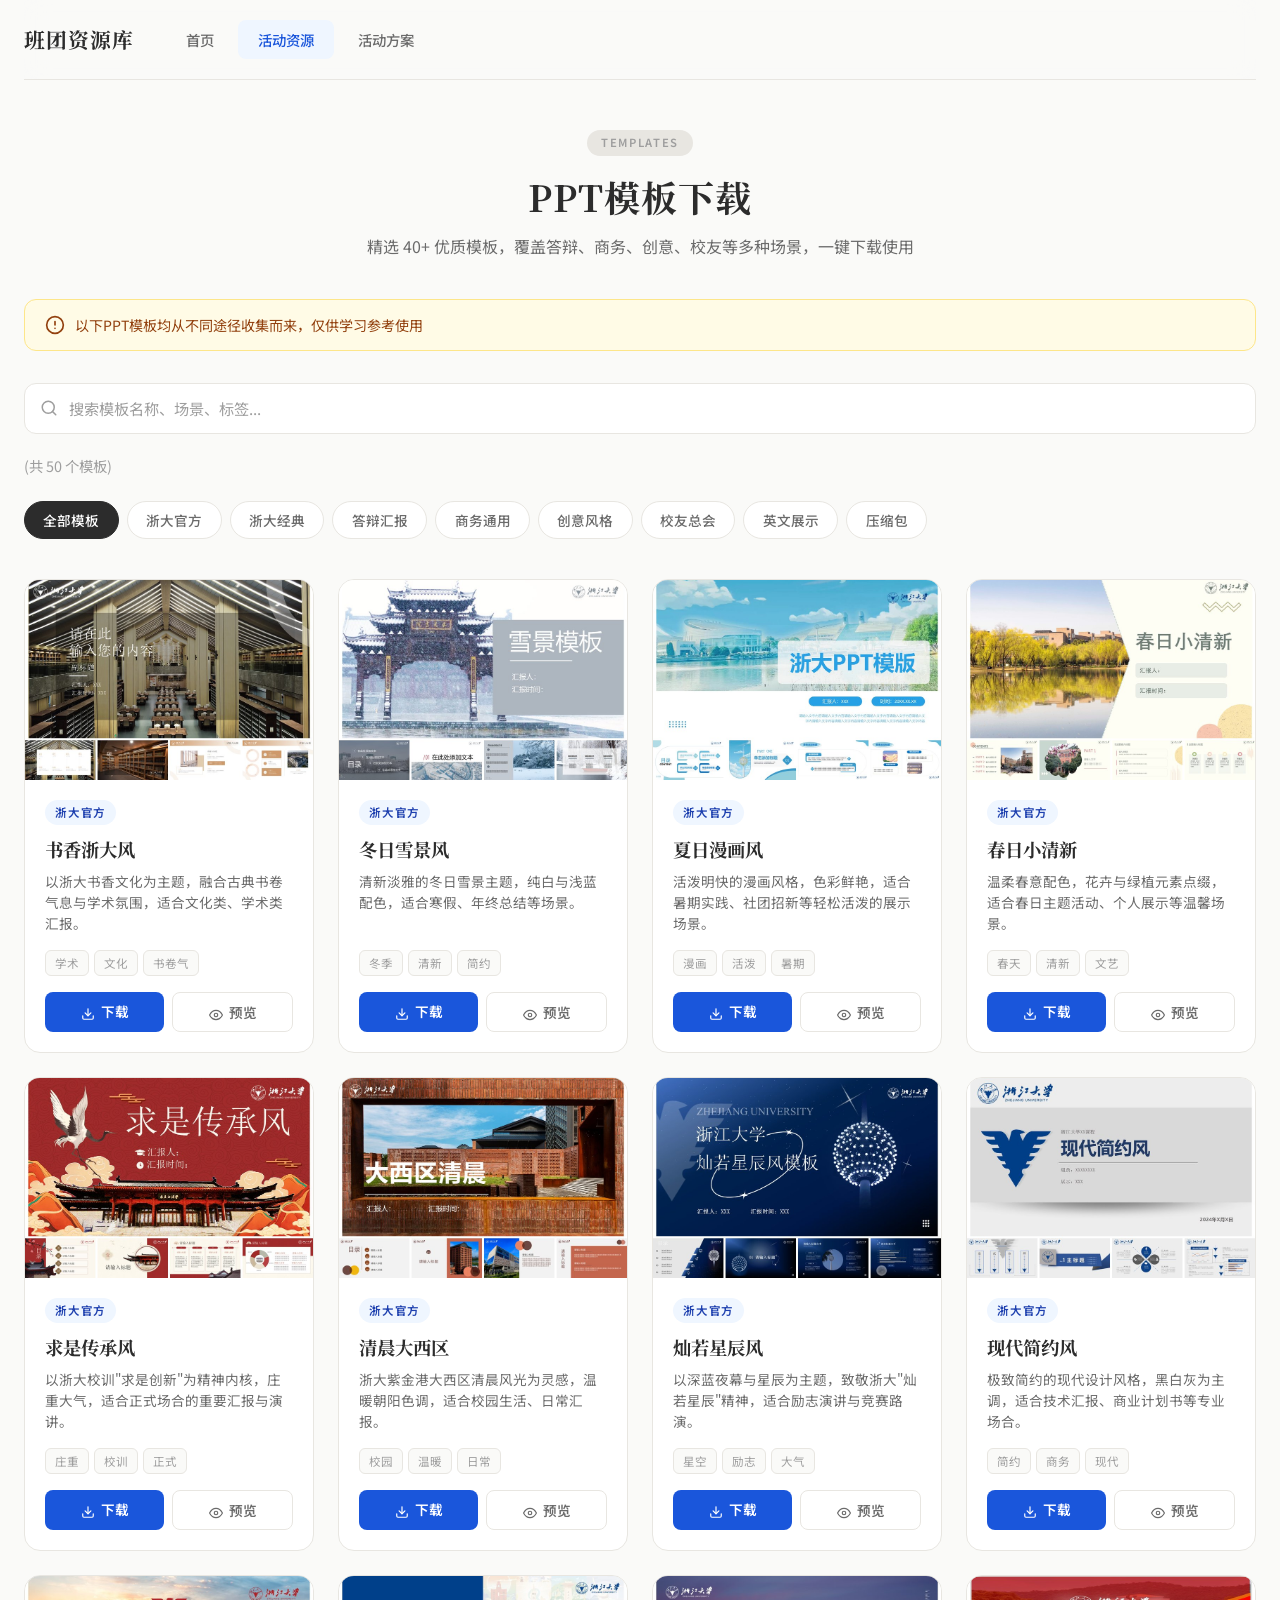
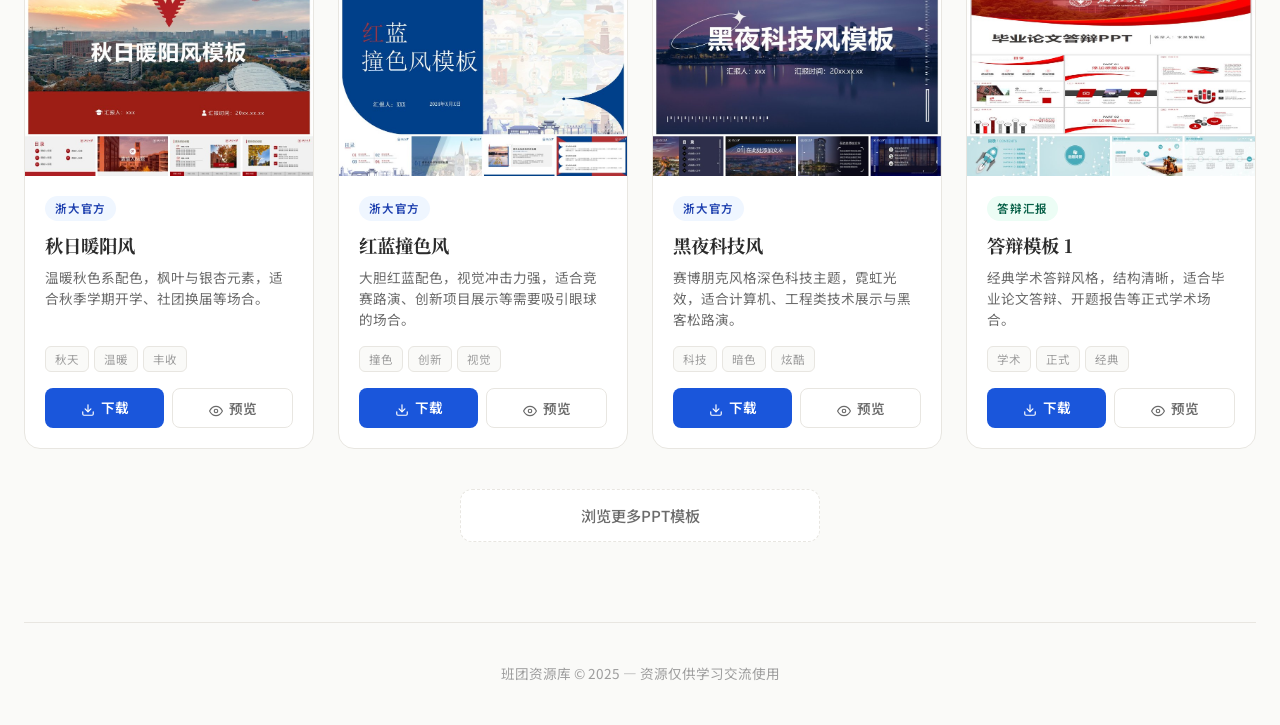
<file: ppt.html>
<!DOCTYPE html>
<html lang="zh-CN">
<head>
    <meta charset="UTF-8">
    <meta name="viewport" content="width=device-width, initial-scale=1.0">
    <title>PPT模板下载 — 班团资源库</title>
    <link rel="stylesheet" href="common.css">
    <style>
        /* ========== PPT Page ========== */
        .ppt-page { padding: 3rem 0 5rem; }

        /* Search & Filter */
        .search-filter-bar { margin-bottom: 2.5rem; }

        .search-bar {
            position: relative;
            margin-bottom: 1.25rem;
        }

        .search-icon {
            position: absolute;
            top: 50%;
            left: 1rem;
            transform: translateY(-50%);
            color: var(--text-muted);
            pointer-events: none;
        }

        .search-bar input {
            width: 100%;
            padding: 0.85rem 1rem 0.85rem 2.75rem;
            font-size: 0.95rem;
            border: 1px solid var(--border);
            border-radius: var(--radius);
            background: var(--surface);
            outline: none;
            transition: border-color 0.2s, box-shadow 0.2s;
            font-family: var(--sans);
        }
        .search-bar input:focus {
            border-color: var(--primary);
            box-shadow: 0 0 0 3px rgba(26,86,219,0.1);
        }
        .search-bar input::placeholder { color: var(--text-muted); }

        .result-info {
            display: flex;
            justify-content: space-between;
            align-items: center;
            margin-bottom: 1.5rem;
        }
        .result-count { color: var(--text-muted); font-size: 0.9rem; }

        .filter-tabs {
            display: flex;
            flex-wrap: wrap;
            gap: 0.5rem;
        }

        .filter-tab {
            padding: 0.5rem 1.15rem;
            border: 1px solid var(--border);
            border-radius: 999px;
            background: var(--surface);
            color: var(--text-secondary);
            font-size: 0.85rem;
            font-weight: 500;
            cursor: pointer;
            transition: all 0.2s;
            font-family: var(--sans);
            white-space: nowrap;
        }
        .filter-tab:hover { border-color: #C0C0C0; color: var(--text); }
        .filter-tab.active {
            background: var(--text);
            color: #fff;
            border-color: var(--text);
        }

        /* Template Grid */
        .template-grid {
            display: grid;
            grid-template-columns: repeat(auto-fill, minmax(280px, 1fr));
            gap: 1.5rem;
        }

        /* Template Card */
        .template-card {
            background: var(--surface);
            border: 1px solid var(--border);
            border-radius: var(--radius-lg);
            overflow: hidden;
            transition: all 0.3s;
            display: flex;
            flex-direction: column;
        }
        .template-card:hover {
            transform: translateY(-4px);
            box-shadow: var(--shadow-lg);
            border-color: #D0D0D0;
        }

        .card-preview {
            position: relative;
            width: 100%;
            height: 200px;
            overflow: hidden;
            cursor: pointer;
            background: #F0EFEB;
        }

        .card-preview img {
            width: 100%;
            height: 100%;
            object-fit: cover;
            transition: transform 0.4s;
        }
        .template-card:hover .card-preview img { transform: scale(1.05); }

        .card-preview-placeholder {
            width: 100%;
            height: 100%;
            display: flex;
            flex-direction: column;
            align-items: center;
            justify-content: center;
            color: #fff;
            text-align: center;
            padding: 1.5rem;
        }

        .placeholder-name {
            font-family: var(--serif);
            font-size: 1.3rem;
            font-weight: 700;
            margin-bottom: 0.25rem;
        }

        .placeholder-sub {
            font-size: 0.85rem;
            opacity: 0.8;
        }

        .card-preview-overlay {
            position: absolute;
            inset: 0;
            background: rgba(0,0,0,0.3);
            display: flex;
            align-items: center;
            justify-content: center;
            opacity: 0;
            transition: opacity 0.3s;
        }
        .template-card:hover .card-preview-overlay { opacity: 1; }

        .preview-hint {
            color: #fff;
            font-size: 0.9rem;
            font-weight: 500;
            padding: 0.5rem 1.25rem;
            border: 1.5px solid rgba(255,255,255,0.7);
            border-radius: 8px;
            background: rgba(0,0,0,0.2);
            backdrop-filter: blur(4px);
        }

        .card-body {
            padding: 1.25rem;
            flex: 1;
            display: flex;
            flex-direction: column;
        }

        .card-category {
            display: inline-block;
            padding: 0.2rem 0.65rem;
            border-radius: 999px;
            font-size: 0.72rem;
            font-weight: 600;
            letter-spacing: 0.05em;
            margin-bottom: 0.65rem;
            width: fit-content;
        }

        .cat-official { background: #EFF6FF; color: #1E40AF; }
        .cat-defense { background: #ECFDF5; color: #065F46; }
        .cat-business { background: #FFF7ED; color: #9A3412; }
        .cat-creative { background: #F5F3FF; color: #5B21B6; }
        .cat-alumni { background: #FEF2F2; color: #991B1B; }
        .cat-classic { background: #F0F9FF; color: #0369A1; }
        .cat-other { background: #FFFBE6; color: #A16207; }
        .cat-pack { background: #F1F5F9; color: #334155; }

        .card-name {
            font-family: var(--serif);
            font-size: 1.15rem;
            font-weight: 700;
            margin-bottom: 0.4rem;
            color: var(--text);
        }

        .card-desc {
            font-size: 0.85rem;
            color: var(--text-secondary);
            line-height: 1.55;
            margin-bottom: 1rem;
            flex: 1;
        }

        .card-tags {
            display: flex;
            flex-wrap: wrap;
            gap: 0.35rem;
            margin-bottom: 1rem;
        }

        .card-tag {
            padding: 0.18rem 0.55rem;
            background: var(--bg);
            border: 1px solid var(--border);
            border-radius: 6px;
            font-size: 0.72rem;
            color: var(--text-muted);
        }

        .card-actions { display: flex; gap: 0.5rem; }

        .btn-download, .btn-preview {
            flex: 1;
            padding: 0.55rem 0;
            border-radius: 8px;
            font-size: 0.85rem;
            font-weight: 600;
            cursor: pointer;
            transition: all 0.2s;
            text-align: center;
            text-decoration: none;
            font-family: var(--sans);
        }

        .btn-download {
            background: var(--primary);
            color: #fff;
            border: none;
        }
        .btn-download:hover { background: var(--primary-hover); }

        .btn-preview {
            background: var(--surface);
            color: var(--text-secondary);
            border: 1px solid var(--border);
        }
        .btn-preview:hover { background: #F5F5F2; border-color: #C0C0C0; }

        /* ========== Modal ========== */
        .modal-overlay {
            position: fixed;
            inset: 0;
            background: rgba(0,0,0,0.6);
            backdrop-filter: blur(6px);
            display: flex;
            align-items: center;
            justify-content: center;
            z-index: 1000;
            opacity: 0;
            pointer-events: none;
            transition: opacity 0.3s;
        }
        .modal-overlay.active { opacity: 1; pointer-events: auto; }

        .modal-content {
            background: var(--surface);
            border-radius: var(--radius-lg);
            max-width: 900px;
            width: 90vw;
            max-height: 85vh;
            overflow-y: auto;
            position: relative;
            box-shadow: var(--shadow-lg);
        }

        .modal-close {
            position: absolute;
            top: 0.75rem;
            right: 1rem;
            background: rgba(0,0,0,0.05);
            border: none;
            width: 36px;
            height: 36px;
            border-radius: 50%;
            font-size: 1.5rem;
            cursor: pointer;
            color: var(--text-secondary);
            display: flex;
            align-items: center;
            justify-content: center;
            z-index: 10;
            transition: background 0.2s;
        }
        .modal-close:hover { background: rgba(0,0,0,0.1); }

        .modal-body { padding: 2rem; }

        .modal-body img {
            width: 100%;
            border-radius: var(--radius);
            margin-bottom: 1.25rem;
            border: 1px solid var(--border);
        }

        .modal-body .modal-title {
            font-family: var(--serif);
            font-size: 1.5rem;
            font-weight: 700;
            margin-bottom: 0.35rem;
        }

        .modal-body .modal-category {
            display: inline-block;
            padding: 0.2rem 0.65rem;
            border-radius: 999px;
            font-size: 0.75rem;
            font-weight: 600;
            margin-bottom: 0.75rem;
        }

        .modal-body .modal-desc {
            color: var(--text-secondary);
            line-height: 1.7;
            margin-bottom: 1.25rem;
        }

        .modal-body .modal-scenarios {
            margin-bottom: 1.5rem;
        }

        .modal-body .modal-scenarios h4 {
            font-size: 0.9rem;
            font-weight: 600;
            margin-bottom: 0.5rem;
            color: var(--text);
        }

        .modal-body .modal-scenarios ul {
            list-style: none;
            padding: 0;
        }

        .modal-body .modal-scenarios li {
            padding: 0.35rem 0;
            font-size: 0.88rem;
            color: var(--text-secondary);
            display: flex;
            align-items: center;
            gap: 0.5rem;
        }

        .modal-body .modal-scenarios li::before {
            content: '';
            width: 6px;
            height: 6px;
            border-radius: 50%;
            background: var(--primary);
            flex-shrink: 0;
        }

        .btn-download-large {
            display: inline-flex;
            align-items: center;
            gap: 0.5rem;
            padding: 0.75rem 2rem;
            background: var(--primary);
            color: #fff;
            border: none;
            border-radius: 10px;
            font-size: 0.95rem;
            font-weight: 600;
            cursor: pointer;
            text-decoration: none;
            transition: all 0.2s;
            font-family: var(--sans);
        }
        .btn-download-large:hover { background: var(--primary-hover); }

        /* ========== No Results ========== */
        .no-results {
            grid-column: 1 / -1;
            text-align: center;
            padding: 4rem 2rem;
            color: var(--text-muted);
        }
        .no-results svg { margin-bottom: 1rem; opacity: 0.4; }
        .no-results h3 { font-size: 1.1rem; font-weight: 600; margin-bottom: 0.5rem; color: var(--text-secondary); }

        /* Disclaimer */
        .disclaimer {
            display: flex;
            align-items: center;
            gap: 0.6rem;
            padding: 0.85rem 1.25rem;
            background: #FFFBE6;
            border: 1px solid #FDE68A;
            border-radius: var(--radius);
            margin-bottom: 2rem;
            font-size: 0.88rem;
            color: #92400E;
        }
        .disclaimer svg { flex-shrink: 0; }

        /* ========== Load More ========== */
        .btn-load-more {
            display: block;
            width: 100%;
            max-width: 360px;
            margin: 2.5rem auto 0;
            padding: 0.9rem 2rem;
            background: var(--surface);
            border: 1.5px dashed var(--border);
            border-radius: 12px;
            color: var(--text-secondary);
            font-size: 0.95rem;
            font-weight: 500;
            cursor: pointer;
            transition: all 0.25s;
            font-family: var(--sans);
        }
        .btn-load-more:hover {
            border-color: var(--primary);
            color: var(--primary);
            background: rgba(0, 79, 159, 0.03);
        }

        /* ========== Responsive ========== */
        @media (max-width: 900px) {
            .template-grid { grid-template-columns: repeat(auto-fill, minmax(240px, 1fr)); }
        }
        @media (max-width: 600px) {
            .template-grid { grid-template-columns: 1fr; }
            .filter-tabs { overflow-x: auto; flex-wrap: nowrap; padding-bottom: 0.5rem; }
            .filter-tab { flex-shrink: 0; }
            .modal-content { width: 95vw; }
            .gallery-arrow { width: 32px; height: 32px; font-size: 0.9rem; }
            .gallery-thumb { width: 56px; height: 42px; }
        }
    </style>
</head>
<body>

    <div class="container">
        <!-- Header -->
        <header class="site-header">
            <div class="header-left">
                <a href="index.html" class="header-logo">班团资源库</a>
                <nav class="header-nav">
                    <a href="index.html" class="nav-link">首页</a>
                    <a href="resources.html" class="nav-link active">活动资源</a>
                    <a href="activities.html" class="nav-link">活动方案</a>
                </nav>
            </div>
        </header>

        <!-- Main -->
        <main class="ppt-page">
            <div class="section-header">
                <span class="section-tag">TEMPLATES</span>
                <h1 class="section-title">PPT模板下载</h1>
                <p class="section-desc">精选 40+ 优质模板，覆盖答辩、商务、创意、校友等多种场景，一键下载使用</p>
            </div>

            <div class="disclaimer">
                <svg xmlns="http://www.w3.org/2000/svg" width="20" height="20" viewBox="0 0 24 24" fill="none" stroke="currentColor" stroke-width="2" stroke-linecap="round" stroke-linejoin="round"><circle cx="12" cy="12" r="10"/><line x1="12" y1="8" x2="12" y2="12"/><line x1="12" y1="16" x2="12.01" y2="16"/></svg>
                <span>以下PPT模板均从不同途径收集而来，仅供学习参考使用</span>
            </div>

            <div class="search-filter-bar">
                <div class="search-bar">
                    <svg class="search-icon" xmlns="http://www.w3.org/2000/svg" width="18" height="18" viewBox="0 0 24 24" fill="none" stroke="currentColor" stroke-width="2" stroke-linecap="round" stroke-linejoin="round"><circle cx="11" cy="11" r="8"></circle><line x1="21" y1="21" x2="16.65" y2="16.65"></line></svg>
                    <input type="text" id="pptSearch" placeholder="搜索模板名称、场景、标签...">
                </div>
                <div class="result-info">
                    <span class="result-count" id="resultCount">(共 43 个模板)</span>
                </div>
                <div class="filter-tabs" id="filterTabs">
                    <button class="filter-tab active" data-filter="all">全部模板</button>
                    <button class="filter-tab" data-filter="official">浙大官方</button>
                    <button class="filter-tab" data-filter="classic">浙大经典</button>
                    <button class="filter-tab" data-filter="defense">答辩汇报</button>
                    <button class="filter-tab" data-filter="business">商务通用</button>
                    <button class="filter-tab" data-filter="creative">创意风格</button>
                    <button class="filter-tab" data-filter="alumni">校友总会</button>
                    <button class="filter-tab" data-filter="other">英文展示</button>
                    <button class="filter-tab" data-filter="pack">压缩包</button>
                </div>
            </div>

            <div class="template-grid" id="templateGrid"></div>
        </main>

        <footer class="site-footer">
            <p>班团资源库 &copy; 2025 — 资源仅供学习交流使用</p>
        </footer>
    </div>

    <!-- Preview Modal -->
    <div class="modal-overlay" id="previewModal">
        <div class="modal-content">
            <button class="modal-close" id="modalClose">&times;</button>
            <div class="modal-body" id="modalBody"></div>
        </div>
    </div>

    <script src="ppt.js"></script>
</body>
</html>
</file>
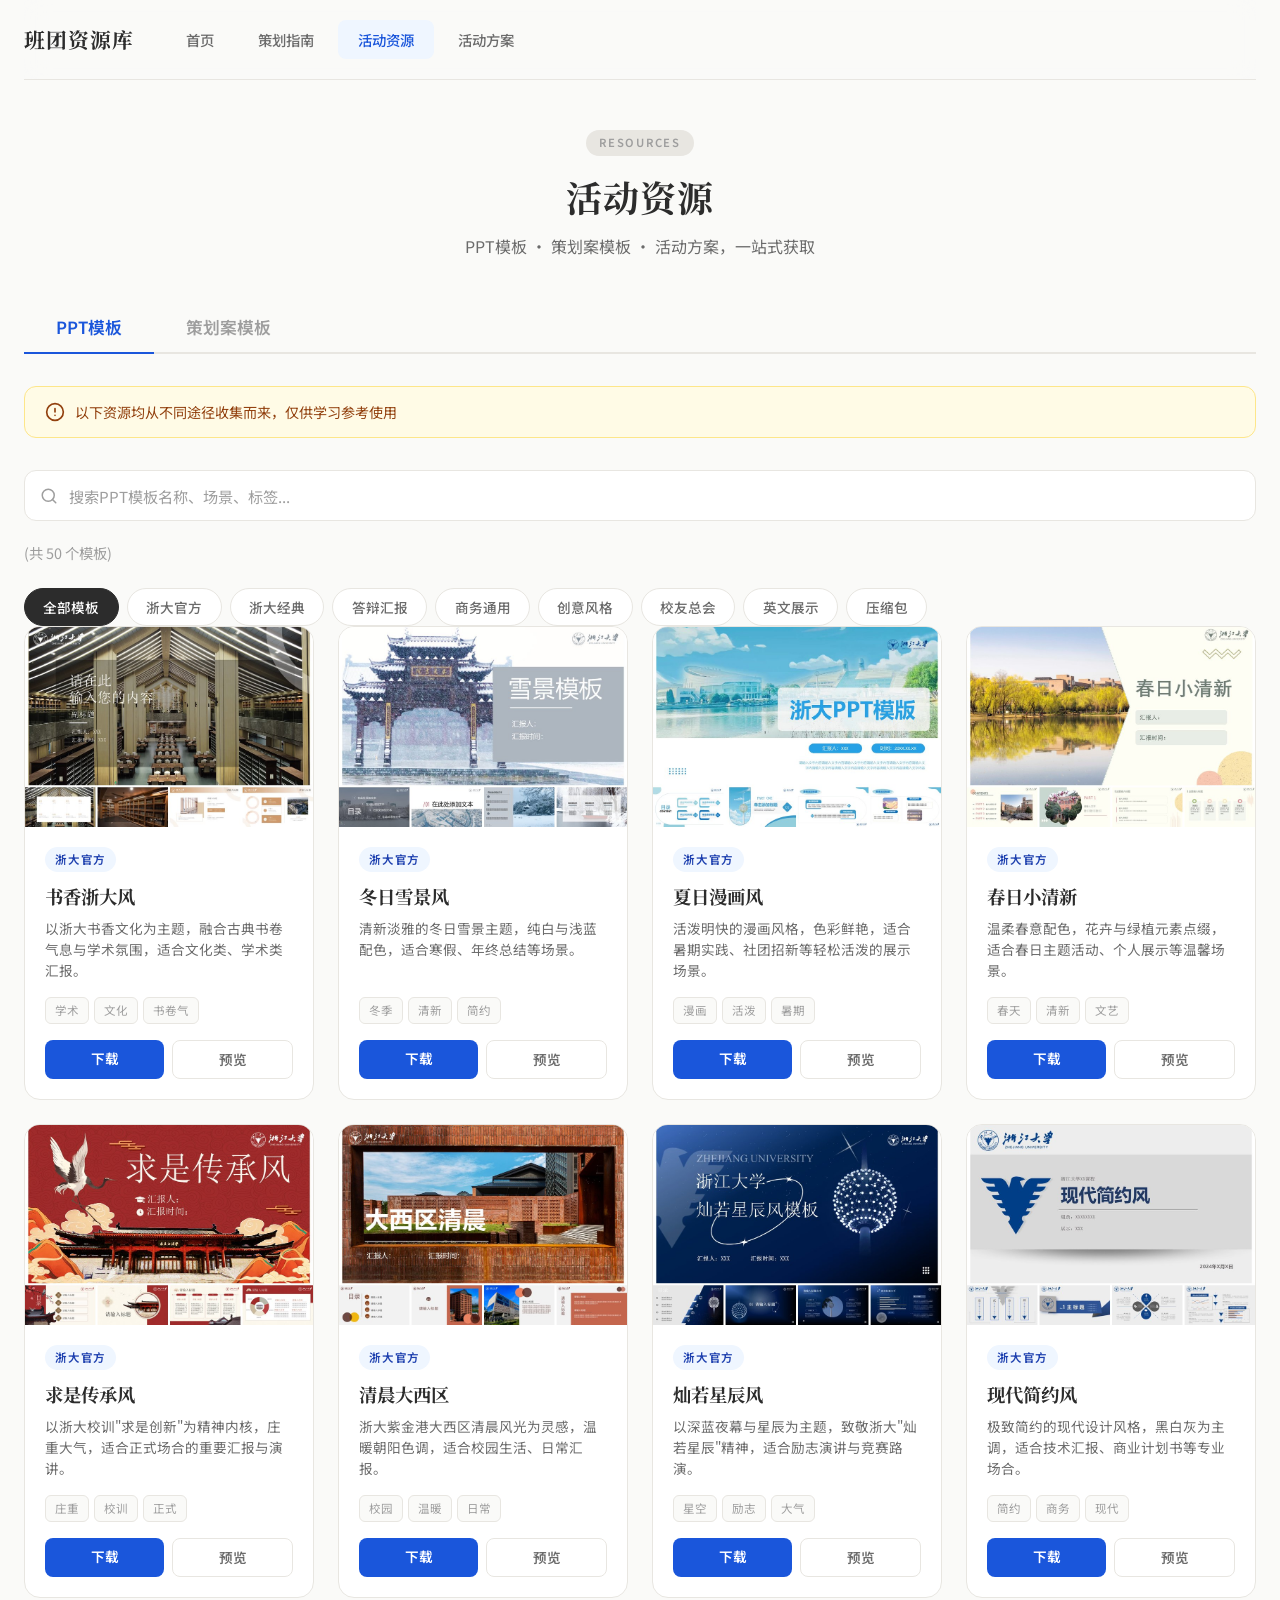
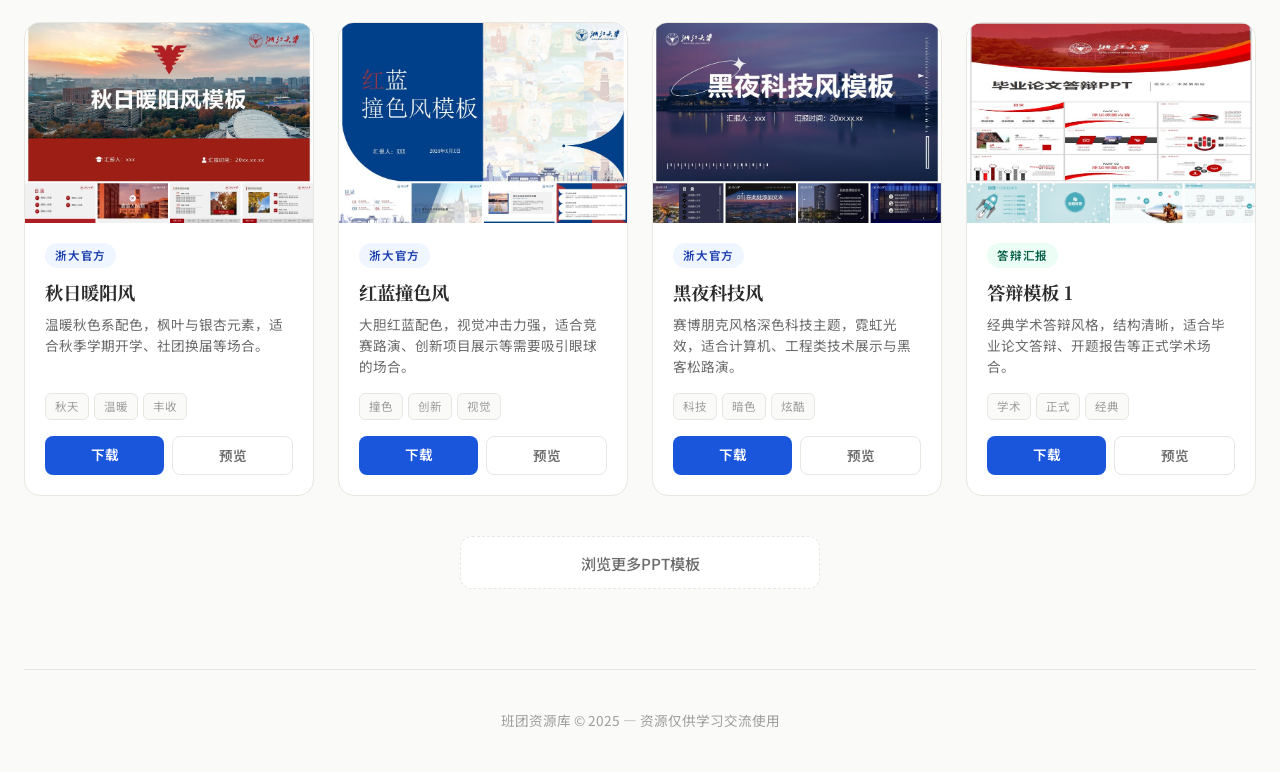
<file: resources.html>
<!DOCTYPE html>
<html lang="zh-CN">
<head>
    <meta charset="UTF-8">
    <meta name="viewport" content="width=device-width, initial-scale=1.0">
    <title>活动资源 — 班团资源库</title>
    <link rel="stylesheet" href="common.css">
    <style>
        .resources-page { padding: 3rem 0 5rem; }

        /* ===== Tab Navigation ===== */
        .tab-nav {
            display: flex;
            gap: 0;
            margin-bottom: 2rem;
            border-bottom: 2px solid var(--border);
        }
        .tab-btn {
            padding: 0.85rem 2rem;
            border: none;
            background: none;
            font-size: 1.05rem;
            font-weight: 600;
            color: var(--text-muted);
            cursor: pointer;
            font-family: var(--sans);
            position: relative;
            bottom: -2px;
            border-bottom: 2px solid transparent;
            transition: all 0.2s;
        }
        .tab-btn:hover { color: var(--text); }
        .tab-btn.active { color: var(--primary); border-bottom-color: var(--primary); }

        /* ===== PPT Section (IDs match ppt.js expectations) ===== */
        .search-bar { position: relative; margin-bottom: 1.25rem; }
        .search-icon { position: absolute; top: 50%; left: 1rem; transform: translateY(-50%); color: var(--text-muted); pointer-events: none; }
        .search-bar input {
            width: 100%; padding: 0.85rem 1rem 0.85rem 2.75rem; font-size: 0.95rem;
            border: 1px solid var(--border); border-radius: var(--radius);
            background: var(--surface); outline: none; transition: border-color 0.2s, box-shadow 0.2s;
            font-family: var(--sans);
        }
        .search-bar input:focus { border-color: var(--primary); box-shadow: 0 0 0 3px rgba(26,86,219,0.1); }
        .search-bar input::placeholder { color: var(--text-muted); }

        .result-info { display: flex; justify-content: space-between; align-items: center; margin-bottom: 1.5rem; }
        .result-count { color: var(--text-muted); font-size: 0.9rem; }

        .filter-tabs { display: flex; flex-wrap: wrap; gap: 0.5rem; }
        .filter-tab {
            padding: 0.5rem 1.15rem; border: 1px solid var(--border); border-radius: 999px;
            background: var(--surface); color: var(--text-secondary); font-size: 0.85rem;
            font-weight: 500; cursor: pointer; transition: all 0.2s;
            font-family: var(--sans); white-space: nowrap;
        }
        .filter-tab:hover { border-color: #C0C0C0; color: var(--text); }
        .filter-tab.active { background: var(--text); color: #fff; border-color: var(--text); }

        /* ===== Grid & Cards ===== */
        .template-grid {
            display: grid;
            grid-template-columns: repeat(auto-fill, minmax(280px, 1fr));
            gap: 1.5rem;
        }
        .template-card {
            background: var(--surface); border: 1px solid var(--border);
            border-radius: var(--radius-lg); overflow: hidden;
            transition: all 0.3s; display: flex; flex-direction: column;
        }
        .template-card:hover { transform: translateY(-4px); box-shadow: var(--shadow-lg); border-color: #D0D0D0; }
        .card-preview { position: relative; width: 100%; height: 200px; overflow: hidden; cursor: pointer; background: #F0EFEB; }
        .card-preview img { width: 100%; height: 100%; object-fit: cover; transition: transform 0.4s; }
        .template-card:hover .card-preview img { transform: scale(1.05); }

        .card-preview-placeholder {
            width: 100%; height: 100%; display: flex; flex-direction: column;
            align-items: center; justify-content: center; color: #fff; text-align: center; padding: 1.5rem;
        }
        .placeholder-name { font-family: var(--serif); font-size: 1.3rem; font-weight: 700; margin-bottom: 0.25rem; }
        .placeholder-sub { font-size: 0.85rem; opacity: 0.8; }

        .card-preview-overlay {
            position: absolute; inset: 0; background: rgba(0,0,0,0.3);
            display: flex; align-items: center; justify-content: center;
            opacity: 0; transition: opacity 0.3s;
        }
        .template-card:hover .card-preview-overlay { opacity: 1; }
        .preview-hint {
            color: #fff; font-size: 0.9rem; font-weight: 500;
            padding: 0.5rem 1.25rem; border: 1.5px solid rgba(255,255,255,0.7);
            border-radius: 8px; background: rgba(0,0,0,0.2); backdrop-filter: blur(4px);
        }

        .card-body { padding: 1.25rem; flex: 1; display: flex; flex-direction: column; }
        .card-category { display: inline-block; padding: 0.2rem 0.65rem; border-radius: 999px; font-size: 0.72rem; font-weight: 600; letter-spacing: 0.05em; margin-bottom: 0.65rem; width: fit-content; }
        .cat-official { background: #EFF6FF; color: #1E40AF; }
        .cat-defense { background: #ECFDF5; color: #065F46; }
        .cat-business { background: #FFF7ED; color: #9A3412; }
        .cat-creative { background: #F5F3FF; color: #5B21B6; }
        .cat-alumni { background: #FEF2F2; color: #991B1B; }
        .cat-classic { background: #F0F9FF; color: #0369A1; }
        .cat-other { background: #FFFBE6; color: #A16207; }
        .cat-pack { background: #F1F5F9; color: #334155; }
        .cat-template { background: #EFF6FF; color: #1E40AF; }
        .cat-case { background: #ECFDF5; color: #065F46; }
        .cat-special { background: #F5F3FF; color: #5B21B6; }

        .card-name { font-family: var(--serif); font-size: 1.15rem; font-weight: 700; margin-bottom: 0.4rem; color: var(--text); }
        .card-desc { font-size: 0.85rem; color: var(--text-secondary); line-height: 1.55; margin-bottom: 1rem; flex: 1; }
        .card-tags { display: flex; flex-wrap: wrap; gap: 0.35rem; margin-bottom: 1rem; }
        .card-tag { padding: 0.18rem 0.55rem; background: var(--bg); border: 1px solid var(--border); border-radius: 6px; font-size: 0.72rem; color: var(--text-muted); }
        .card-actions { display: flex; gap: 0.5rem; }
        .btn-download, .btn-preview {
            flex: 1; padding: 0.55rem 0; border-radius: 8px; font-size: 0.85rem;
            font-weight: 600; cursor: pointer; transition: all 0.2s;
            text-align: center; text-decoration: none; font-family: var(--sans);
        }
        .btn-download { background: var(--primary); color: #fff; border: none; }
        .btn-download:hover { background: var(--primary-hover); }
        .btn-preview { background: var(--surface); color: var(--text-secondary); border: 1px solid var(--border); }
        .btn-preview:hover { background: #F5F5F2; border-color: #C0C0C0; }

        /* ===== Modal ===== */
        .modal-overlay {
            position: fixed; inset: 0; background: rgba(0,0,0,0.6);
            backdrop-filter: blur(6px); display: flex; align-items: center;
            justify-content: center; z-index: 1000; opacity: 0;
            pointer-events: none; transition: opacity 0.3s;
        }
        .modal-overlay.active { opacity: 1; pointer-events: auto; }
        .modal-content { background: var(--surface); border-radius: var(--radius-lg); max-width: 900px; width: 90vw; max-height: 85vh; overflow-y: auto; position: relative; box-shadow: var(--shadow-lg); }
        .modal-close { position: absolute; top: 0.75rem; right: 1rem; background: rgba(0,0,0,0.05); border: none; width: 36px; height: 36px; border-radius: 50%; font-size: 1.5rem; cursor: pointer; color: var(--text-secondary); display: flex; align-items: center; justify-content: center; z-index: 10; transition: background 0.2s; }
        .modal-close:hover { background: rgba(0,0,0,0.1); }
        .modal-body { padding: 2rem; }
        .modal-body img { width: 100%; border-radius: var(--radius); margin-bottom: 1.25rem; border: 1px solid var(--border); }
        .modal-body .modal-title { font-family: var(--serif); font-size: 1.5rem; font-weight: 700; margin-bottom: 0.35rem; }
        .modal-body .modal-category { display: inline-block; padding: 0.2rem 0.65rem; border-radius: 999px; font-size: 0.75rem; font-weight: 600; margin-bottom: 0.75rem; }
        .modal-body .modal-desc { color: var(--text-secondary); line-height: 1.7; margin-bottom: 1.25rem; }
        .modal-body .modal-scenarios { margin-bottom: 1.5rem; }
        .modal-body .modal-scenarios h4 { font-size: 0.9rem; font-weight: 600; margin-bottom: 0.5rem; color: var(--text); }
        .modal-body .modal-scenarios ul { list-style: none; padding: 0; }
        .modal-body .modal-scenarios li { padding: 0.35rem 0; font-size: 0.88rem; color: var(--text-secondary); display: flex; align-items: center; gap: 0.5rem; }
        .modal-body .modal-scenarios li::before { content: ''; width: 6px; height: 6px; border-radius: 50%; background: var(--primary); flex-shrink: 0; }
        .btn-download-large {
            display: inline-flex; align-items: center; gap: 0.5rem;
            padding: 0.75rem 2rem; background: var(--primary); color: #fff;
            border: none; border-radius: 10px; font-size: 0.95rem; font-weight: 600;
            cursor: pointer; text-decoration: none; transition: all 0.2s; font-family: var(--sans);
        }
        .btn-download-large:hover { background: var(--primary-hover); }

        /* ===== Proposal gradients ===== */
        .ph-g-0 { background: linear-gradient(135deg, #667eea 0%, #764ba2 100%); }
        .ph-g-1 { background: linear-gradient(135deg, #f093fb 0%, #f5576c 100%); }
        .ph-g-2 { background: linear-gradient(135deg, #4facfe 0%, #00f2fe 100%); }
        .ph-g-3 { background: linear-gradient(135deg, #43e97b 0%, #38f9d7 100%); }
        .ph-g-4 { background: linear-gradient(135deg, #fa709a 0%, #fee140 100%); }
        .ph-g-5 { background: linear-gradient(135deg, #a18cd1 0%, #fbc2eb 100%); }
        .ph-g-6 { background: linear-gradient(135deg, #fccb90 0%, #d57eeb 100%); }
        .ph-g-7 { background: linear-gradient(135deg, #e0c3fc 0%, #8ec5fc 100%); }
        .ph-g-8 { background: linear-gradient(135deg, #f5576c 0%, #ff6f00 100%); }
        .ph-g-9 { background: linear-gradient(135deg, #667eea 0%, #00f2fe 100%); }
        .ph-g-10 { background: linear-gradient(135deg, #11998e 0%, #38ef7d 100%); }
        .ph-g-11 { background: linear-gradient(135deg, #fc4a1a 0%, #f7b733 100%); }
        .ph-g-12 { background: linear-gradient(135deg, #6a11cb 0%, #2575fc 100%); }
        .ph-g-13 { background: linear-gradient(135deg, #ee5a24 0%, #f1c40f 100%); }
        .ph-g-14 { background: linear-gradient(135deg, #834d9b 0%, #d04ed6 100%); }
        .ph-g-15 { background: linear-gradient(135deg, #00b09b 0%, #96c93d 100%); }

        /* ===== Activity list styles ===== */
        .activity-list-section { display: flex; flex-direction: column; }
        .activity-item {
            display: flex; justify-content: space-between; align-items: flex-start;
            padding: 2rem 1rem; border-bottom: 1px solid var(--border);
            transition: background-color 0.2s; cursor: pointer; margin: 0 -1rem; border-radius: 8px;
        }
        .activity-item:hover { background-color: rgba(248, 247, 243, 0.9); }
        .activity-item .item-details { flex: 1; padding-right: 2rem; }
        .activity-item .item-details h4 { font-family: var(--serif); font-size: 1.3rem; font-weight: 700; margin-bottom: 0.75rem; }
        .activity-item .item-details p { color: #555; margin-bottom: 1rem; font-size: 0.95rem; line-height: 1.7; }
        .act-tags { display: flex; flex-wrap: wrap; gap: 0.5rem; margin-bottom: 0.75rem; }
        .act-tag { padding: 0.2rem 0.7rem; border-radius: 999px; font-size: 0.8rem; font-weight: 500; }
        .act-tag[data-t="破冰"] { background: #FCEAE8; color: #C07065; }
        .act-tag[data-t="文娱"] { background: #FDF3E7; color: #B58A59; }
        .act-tag[data-t="思政"] { background: #F9EBEB; color: #A66464; }
        .act-tag[data-t="工具"] { background: #EBF4FA; color: #6993B0; }
        .act-tag[data-t="案例"] { background: #EDF6F0; color: #689E78; }
        .act-tag[data-t="零经费"] { background: #F0F4F8; color: #7B8D9E; }
        .act-tag[data-t="户外"] { background: #F2F0E6; color: #9A8D60; }
        .act-meta { display: flex; flex-wrap: wrap; gap: 1.5rem; color: #999; font-size: 0.9rem; }
        .act-meta span { display: flex; align-items: center; gap: 0.35rem; }
        .act-rating { font-size: 1.1rem; color: #E0E0E0; white-space: nowrap; margin-top: 3px; }
        .act-rating .filled { color: #D4C4A8; }

        .no-results { grid-column: 1 / -1; text-align: center; padding: 4rem 2rem; color: var(--text-muted); }
        .no-results svg { margin-bottom: 1rem; opacity: 0.4; }
        .no-results h3 { font-size: 1.1rem; font-weight: 600; margin-bottom: 0.5rem; color: var(--text-secondary); }

        .disclaimer {
            display: flex; align-items: center; gap: 0.6rem;
            padding: 0.85rem 1.25rem; background: #FFFBE6;
            border: 1px solid #FDE68A; border-radius: var(--radius);
            margin-bottom: 2rem; font-size: 0.88rem; color: #92400E;
        }
        .disclaimer svg { flex-shrink: 0; }

        /* ========== Load More ========== */
        .btn-load-more {
            display: block;
            width: 100%;
            max-width: 360px;
            margin: 2.5rem auto 0;
            padding: 0.9rem 2rem;
            background: var(--surface);
            border: 1.5px dashed var(--border);
            border-radius: 12px;
            color: var(--text-secondary);
            font-size: 0.95rem;
            font-weight: 500;
            cursor: pointer;
            transition: all 0.25s;
            font-family: var(--sans);
        }
        .btn-load-more:hover {
            border-color: var(--primary);
            color: var(--primary);
            background: rgba(0, 79, 159, 0.03);
        }

        @media (max-width: 600px) {
            .template-grid { grid-template-columns: 1fr; }
            .filter-tabs { overflow-x: auto; flex-wrap: nowrap; padding-bottom: 0.5rem; }
            .filter-tab { flex-shrink: 0; }
            .tab-btn { padding: 0.75rem 1rem; font-size: 0.9rem; }
            .modal-content { width: 95vw; }
            .activity-item { flex-direction: column; }
            .gallery-arrow { width: 32px; height: 32px; font-size: 0.9rem; }
            .gallery-thumb { width: 56px; height: 42px; }
        }
    </style>
</head>
<body>

<!-- Hidden stubs for ppt.js compatibility (it expects #templateGrid, #filterTabs, #resultCount) -->
<div style="display:none" aria-hidden="true">
    <div id="templateGrid"></div>
    <div id="filterTabs"></div>
    <span id="resultCount"></span>
</div>

<div class="container">
    <header class="site-header">
        <div class="header-left">
            <a href="index.html" class="header-logo">班团资源库</a>
            <nav class="header-nav">
                <a href="index.html" class="nav-link">首页</a>
                <a href="guide.html" class="nav-link">策划指南</a>
                <a href="resources.html" class="nav-link active">活动资源</a>
                <a href="activities.html" class="nav-link">活动方案</a>
            </nav>
        </div>
    </header>

    <main class="resources-page">
        <div class="section-header">
            <span class="section-tag">RESOURCES</span>
            <h1 class="section-title">活动资源</h1>
            <p class="section-desc">PPT模板 · 策划案模板 · 活动方案，一站式获取</p>
        </div>

        <!-- Tab Navigation -->
        <div class="tab-nav" id="tabNav">
            <button class="tab-btn active" data-tab="ppt">PPT模板</button>
            <button class="tab-btn" data-tab="proposal">策划案模板</button>
        </div>

        <div class="disclaimer">
            <svg xmlns="http://www.w3.org/2000/svg" width="20" height="20" viewBox="0 0 24 24" fill="none" stroke="currentColor" stroke-width="2" stroke-linecap="round" stroke-linejoin="round"><circle cx="12" cy="12" r="10"/><line x1="12" y1="8" x2="12" y2="12"/><line x1="12" y1="16" x2="12.01" y2="16"/></svg>
            <span>以下资源均从不同途径收集而来，仅供学习参考使用</span>
        </div>

        <!-- ==================== TAB 1: PPT ==================== -->
        <div id="tab-ppt" class="tab-content">
            <div class="search-bar">
                <svg class="search-icon" xmlns="http://www.w3.org/2000/svg" width="18" height="18" viewBox="0 0 24 24" fill="none" stroke="currentColor" stroke-width="2" stroke-linecap="round" stroke-linejoin="round"><circle cx="11" cy="11" r="8"></circle><line x1="21" y1="21" x2="16.65" y2="16.65"></line></svg>
                <input type="text" id="pptSearch" placeholder="搜索PPT模板名称、场景、标签...">
            </div>
            <div class="result-info">
                <span class="result-count" id="pptResultCount">(共 43 个模板)</span>
            </div>
            <div class="filter-tabs" id="pptFilterTabs">
                <button class="filter-tab active" data-filter="all">全部模板</button>
                <button class="filter-tab" data-filter="official">浙大官方</button>
                <button class="filter-tab" data-filter="classic">浙大经典</button>
                <button class="filter-tab" data-filter="defense">答辩汇报</button>
                <button class="filter-tab" data-filter="business">商务通用</button>
                <button class="filter-tab" data-filter="creative">创意风格</button>
                <button class="filter-tab" data-filter="alumni">校友总会</button>
                <button class="filter-tab" data-filter="other">英文展示</button>
                <button class="filter-tab" data-filter="pack">压缩包</button>
            </div>
            <div class="template-grid" id="pptGrid"></div>
        </div>

        <!-- ==================== TAB 2: 策划案 ==================== -->
        <div id="tab-proposal" class="tab-content" style="display:none;">
            <div class="search-bar">
                <svg class="search-icon" xmlns="http://www.w3.org/2000/svg" width="18" height="18" viewBox="0 0 24 24" fill="none" stroke="currentColor" stroke-width="2" stroke-linecap="round" stroke-linejoin="round"><circle cx="11" cy="11" r="8"></circle><line x1="21" y1="21" x2="16.65" y2="16.65"></line></svg>
                <input type="text" id="proposalSearch" placeholder="搜索策划案模板名称、标签...">
            </div>
            <div class="result-info">
                <span class="result-count" id="proposalResultCount">(共 16 个模板)</span>
            </div>
            <div class="filter-tabs" id="proposalFilterTabs">
                <button class="filter-tab active" data-filter="all">全部模板</button>
                <button class="filter-tab" data-filter="template">通用模板</button>
                <button class="filter-tab" data-filter="case">班会案例</button>
                <button class="filter-tab" data-filter="special">专项活动</button>
            </div>
            <div class="template-grid" id="proposalGrid"></div>
        </div>

    </main>

    <footer class="site-footer">
        <p>班团资源库 &copy; 2025 — 资源仅供学习交流使用</p>
    </footer>
</div>

<!-- Preview Modal -->
<div class="modal-overlay" id="previewModal">
    <div class="modal-content">
        <button class="modal-close" id="modalClose">&times;</button>
        <div class="modal-body" id="modalBody"></div>
    </div>
</div>

<script src="ppt.js"></script>
<script src="proposals.js"></script>
<script>
// ========== Tab Switching ==========
(function() {
    var tabBtns = document.querySelectorAll('#tabNav .tab-btn');
    var tabs = {
        ppt: document.getElementById('tab-ppt'),
        proposal: document.getElementById('tab-proposal')
    };

    function switchTab(name) {
        tabBtns.forEach(function(b) { b.classList.remove('active'); });
        var btn = document.querySelector('#tabNav .tab-btn[data-tab="' + name + '"]');
        if (btn) btn.classList.add('active');
        Object.keys(tabs).forEach(function(k) {
            tabs[k].style.display = k === name ? 'block' : 'none';
        });
    }

    tabBtns.forEach(function(btn) {
        btn.addEventListener('click', function() { switchTab(btn.dataset.tab); });
    });

    var saved = sessionStorage.getItem('activeTab');
    if (saved && tabs[saved]) { switchTab(saved); sessionStorage.removeItem('activeTab'); }

    // ===== Override ppt.js auto-render (it uses #templateGrid which doesn't exist here) =====
    // ppt.js errors silently since #templateGrid is null. We handle PPT rendering ourselves.

    // ===== PPT Rendering =====
    var pptGrid = document.getElementById('pptGrid');
    var pptSearch = document.getElementById('pptSearch');
    var pptResultCount = document.getElementById('pptResultCount');
    var pptFilterTabs = document.getElementById('pptFilterTabs');

    var pColors = [
        'linear-gradient(135deg, #1a1a2e, #16213e)', 'linear-gradient(135deg, #0f3460, #533483)',
        'linear-gradient(135deg, #2d3436, #636e72)', 'linear-gradient(135deg, #6c5ce7, #a29bfe)',
        'linear-gradient(135deg, #00b894, #55efc4)', 'linear-gradient(135deg, #e17055, #fdcb6e)',
        'linear-gradient(135deg, #0984e3, #74b9ff)', 'linear-gradient(135deg, #d63031, #ff7675)'
    ];

    var pptPage = 1;
    var pptPerPage = 12;
    var pptFilteredCache = [];

    function renderPPTCards(data, reset) {
        if (!pptGrid) return;
        if (reset) { pptPage = 1; pptFilteredCache = data.slice(); }
        var total = pptFilteredCache.length;
        var pageItems = pptFilteredCache.slice(0, pptPage * pptPerPage);
        var hasMore = pageItems.length < total;

        pptGrid.innerHTML = '';
        if (!total) {
            pptGrid.innerHTML = '<div class="no-results"><svg xmlns="http://www.w3.org/2000/svg" width="48" height="48" viewBox="0 0 24 24" fill="none" stroke="currentColor" stroke-width="1.5"><circle cx="11" cy="11" r="8"/><line x1="21" y1="21" x2="16.65" y2="16.65"/></svg><h3>没有找到匹配的模板</h3><p>试试调整搜索关键词或筛选条件</p></div>';
            updatePPTLoadMore(false);
            return;
        }
        pageItems.forEach(function(item, idx) {
            var card = document.createElement('div');
            card.className = 'template-card';

            var previewHTML;
            if (item.preview) {
                previewHTML = '<img src="' + item.preview + '" alt="' + item.name + '" loading="lazy" onerror="this.style.display=\'none\';this.nextElementSibling.style.display=\'flex\';">' +
                    '<div class="card-preview-overlay"><span class="preview-hint">点击预览</span></div>';
            } else {
                var c = item.gradient || pColors[idx % pColors.length];
                previewHTML = '<div class="card-preview-placeholder" style="background:' + c + ';">' +
                    '<span class="placeholder-name">' + item.name + '</span>' +
                    '<span class="placeholder-sub">' + (item.catLabel || '') + '</span></div>';
            }

            card.innerHTML =
                '<div class="card-preview" data-action="preview" data-id="' + item.id + '">' + previewHTML + '</div>' +
                '<div class="card-body">' +
                '<span class="card-category ' + (item.catClass || 'cat-other') + '">' + (item.catLabel || '') + '</span>' +
                '<h3 class="card-name">' + item.name + '</h3>' +
                '<p class="card-desc">' + item.desc + '</p>' +
                '<div class="card-tags">' + (item.tags || []).map(function(t) { return '<span class="card-tag">' + t + '</span>'; }).join('') + '</div>' +
                '<div class="card-actions">' +
                '<a href="' + item.download + '" class="btn-download" ' + (item.download && item.download.endsWith('.zip') ? 'target="_blank" rel="noopener"' : 'download') + '>下载</a>' +
                '<button class="btn-preview" data-action="preview" data-id="' + item.id + '">预览</button>' +
                '</div></div>';

            pptGrid.appendChild(card);
        });
        updatePPTLoadMore(hasMore);
    }

    function updatePPTLoadMore(show) {
        var btn = document.getElementById('btnPPTLoadMore');
        if (show) {
            if (!btn) {
                btn = document.createElement('button');
                btn.id = 'btnPPTLoadMore';
                btn.className = 'btn-load-more';
                btn.textContent = '浏览更多PPT模板';
                btn.addEventListener('click', function() {
                    pptPage++;
                    renderPPTCards(null, false);
                });
                pptGrid.parentNode.insertBefore(btn, pptGrid.nextSibling);
            }
            btn.style.display = '';
        } else if (btn) {
            btn.style.display = 'none';
        }
    }

    function filterPPT() {
        var term = (pptSearch.value || '').toLowerCase().trim();
        var f = (pptFilterTabs.querySelector('.filter-tab.active') || {}).dataset || {filter:'all'};
        var filter = f.filter || 'all';

        var filtered = (typeof templateData !== 'undefined' ? templateData : []).filter(function(item) {
            if (filter !== 'all' && item.category !== filter) return false;
            if (term) {
                var hay = (item.name + ' ' + item.desc + ' ' + (item.tags||[]).join(' ') + ' ' + (item.scenarios||[]).join(' ')).toLowerCase();
                return hay.indexOf(term) !== -1;
            }
            return true;
        });
        pptResultCount.textContent = '(共 ' + filtered.length + ' 个模板)';
        renderPPTCards(filtered, true);
    }

    if (pptSearch) pptSearch.addEventListener('input', filterPPT);
    pptFilterTabs.querySelectorAll('.filter-tab').forEach(function(b) {
        b.addEventListener('click', function() {
            pptFilterTabs.querySelectorAll('.filter-tab').forEach(function(x) { x.classList.remove('active'); });
            b.classList.add('active');
            filterPPT();
        });
    });

    if (typeof templateData !== 'undefined') {
        renderPPTCards(templateData, true);
        pptResultCount.textContent = '(共 ' + templateData.length + ' 个模板)';
    }

    // ===== Proposal Rendering =====
    var proposalGrid = document.getElementById('proposalGrid');
    var proposalSearch = document.getElementById('proposalSearch');
    var proposalResultCount = document.getElementById('proposalResultCount');
    var proposalFilterTabs = document.getElementById('proposalFilterTabs');

    function renderProposalCards(data) {
        if (!proposalGrid) return;
        proposalGrid.innerHTML = '';
        if (!data.length) {
            proposalGrid.innerHTML = '<div class="no-results"><svg xmlns="http://www.w3.org/2000/svg" width="48" height="48" viewBox="0 0 24 24" fill="none" stroke="currentColor" stroke-width="1.5"><circle cx="11" cy="11" r="8"/><line x1="21" y1="21" x2="16.65" y2="16.65"/></svg><h3>没有找到匹配的模板</h3><p>试试调整搜索关键词或筛选条件</p></div>';
            return;
        }
        data.forEach(function(item, idx) {
            var card = document.createElement('div');
            card.className = 'template-card';
            card.innerHTML =
                '<div class="card-preview ph-g-' + (idx % 16) + '" style="cursor:pointer" onclick="showProposalPreview(\'' + item.id + '\')">' +
                '<span style="font-size:3rem;opacity:0.9;">📋</span>' +
                '<div class="card-preview-overlay"><span class="preview-hint">点击预览全文</span></div></div>' +
                '<div class="card-body">' +
                '<span class="card-category ' + (item.catClass || 'cat-other') + '">' + (item.catLabel || '') + '</span>' +
                '<h3 class="card-name">' + item.name + '</h3>' +
                '<p class="card-desc">' + item.desc + '</p>' +
                '<div class="card-tags">' + (item.tags || []).map(function(t) { return '<span class="card-tag">' + t + '</span>'; }).join('') + '</div>' +
                '<div class="card-actions">' +
                '<a href="' + item.download + '" class="btn-download" download style="flex:2;">下载 Word 文档</a>' +
                '</div></div>';
            proposalGrid.appendChild(card);
        });
    }

    function filterProposal() {
        var term = (proposalSearch.value || '').toLowerCase().trim();
        var f = (proposalFilterTabs.querySelector('.filter-tab.active') || {}).dataset || {filter:'all'};
        var filter = f.filter || 'all';

        var filtered = (typeof proposalData !== 'undefined' ? proposalData : []).filter(function(item) {
            if (filter !== 'all' && item.category !== filter) return false;
            if (term) {
                var hay = (item.name + ' ' + item.desc + ' ' + (item.tags||[]).join(' ')).toLowerCase();
                return hay.indexOf(term) !== -1;
            }
            return true;
        });
        proposalResultCount.textContent = '(共 ' + filtered.length + ' 个模板)';
        renderProposalCards(filtered);
    }

    if (proposalSearch) proposalSearch.addEventListener('input', filterProposal);
    proposalFilterTabs.querySelectorAll('.filter-tab').forEach(function(b) {
        b.addEventListener('click', function() {
            proposalFilterTabs.querySelectorAll('.filter-tab').forEach(function(x) { x.classList.remove('active'); });
            b.classList.add('active');
            filterProposal();
        });
    });

    if (typeof proposalData !== 'undefined') {
        renderProposalCards(proposalData);
        proposalResultCount.textContent = '(共 ' + proposalData.length + ' 个模板)';
    }

    // ===== Proposal Preview Modal =====
    window.showProposalPreview = function(id) {
        var item = (typeof proposalData !== 'undefined' ? proposalData : []).find(function(t) { return t.id === id; });
        if (!item) return;

        var previewText = item.preview || '';
        // Convert \n to <br> for display
        var previewHTML = previewText
            .replace(/&/g, '&amp;').replace(/</g, '&lt;').replace(/>/g, '&gt;')
            .replace(/\\n/g, '<br>')
            .replace(/【(.+?)】/g, '<strong style="font-size:1.05rem;color:#2C2C2C;">$1</strong>');

        modalBody.innerHTML =
            '<span class="modal-category ' + (item.catClass || 'cat-other') + '">' + (item.catLabel || '') + '</span>' +
            '<h2 class="modal-title">' + item.name + '</h2>' +
            '<p class="modal-desc">' + item.desc + '</p>' +
            '<div style="background:#FAFAF8;border:1px solid #E8E6E1;border-radius:12px;padding:1.5rem;max-height:50vh;overflow-y:auto;line-height:2;font-size:0.9rem;white-space:pre-wrap;">' + previewHTML + '</div>' +
            '<div style="margin-top:1.5rem;">' +
            '<a href="' + item.download + '" class="btn-download-large" download>' +
            '<svg xmlns="http://www.w3.org/2000/svg" width="18" height="18" viewBox="0 0 24 24" fill="none" stroke="currentColor" stroke-width="2" stroke-linecap="round" stroke-linejoin="round"><path d="M21 15v4a2 2 0 0 1-2 2H5a2 2 0 0 1-2-2v-4"/><polyline points="7 10 12 15 17 10"/><line x1="12" y1="15" x2="12" y2="3"/></svg> 下载完整文档</a>' +
            '</div>';
        modal.classList.add('active');
    };

    // ===== PPT Preview Modal (event delegation) =====
    var modal = document.getElementById('previewModal');
    var modalBody = document.getElementById('modalBody');
    var modalClose = document.getElementById('modalClose');

    document.getElementById('pptGrid').addEventListener('click', function(e) {
        var btn = e.target.closest('[data-action="preview"]');
        if (!btn) return;
        var id = btn.dataset.id;
        var item = (typeof templateData !== 'undefined' ? templateData : []).find(function(t) { return t.id === id; });
        if (!item) return;

        var imgHTML = item.preview
            ? '<img src="' + item.preview + '" alt="' + item.name + '" onerror="this.style.display=\'none\'">'
            : '';
        modalBody.innerHTML =
            imgHTML +
            '<span class="modal-category ' + (item.catClass || 'cat-other') + '">' + (item.catLabel || '') + '</span>' +
            '<h2 class="modal-title">' + item.name + '</h2>' +
            '<p class="modal-desc">' + item.desc + '</p>' +
            (item.scenarios ? '<div class="modal-scenarios"><h4>适用场景</h4><ul>' + item.scenarios.map(function(s) { return '<li>' + s + '</li>'; }).join('') + '</ul></div>' : '') +
            '<a href="' + item.download + '" class="btn-download-large" download>' +
            '<svg xmlns="http://www.w3.org/2000/svg" width="18" height="18" viewBox="0 0 24 24" fill="none" stroke="currentColor" stroke-width="2" stroke-linecap="round" stroke-linejoin="round"><path d="M21 15v4a2 2 0 0 1-2 2H5a2 2 0 0 1-2-2v-4"/><polyline points="7 10 12 15 17 10"/><line x1="12" y1="15" x2="12" y2="3"/></svg> 下载文件</a>';
        modal.classList.add('active');
    });

    modalClose.addEventListener('click', function() { modal.classList.remove('active'); });
    modal.addEventListener('click', function(e) { if (e.target === modal) modal.classList.remove('active'); });
    document.addEventListener('keydown', function(e) { if (e.key === 'Escape') modal.classList.remove('active'); });

})();
</script>

</body>
</html>
</file>
<file: common.css>
@import url('https://fonts.googleapis.com/css2?family=Noto+Serif+SC:wght@400;600;700;900&family=Noto+Sans+SC:wght@300;400;500;600;700&display=swap');

:root {
    --bg: #FAFAF8;
    --surface: #FFFFFF;
    --border: #E8E6E1;
    --text: #2C2C2C;
    --text-secondary: #6B6B6B;
    --text-muted: #9E9E9E;
    --primary: #1A56DB;
    --primary-hover: #1E40AF;
    --primary-light: #EFF6FF;
    --shadow-sm: 0 1px 2px rgba(0,0,0,0.04);
    --shadow-md: 0 4px 12px rgba(0,0,0,0.06);
    --shadow-lg: 0 12px 32px rgba(0,0,0,0.08);
    --radius: 12px;
    --radius-lg: 16px;
    --serif: 'Noto Serif SC', serif;
    --sans: 'Noto Sans SC', sans-serif;
}

* { box-sizing: border-box; margin: 0; padding: 0; }

html { scroll-behavior: smooth; }

body {
    background-color: var(--bg);
    font-family: var(--sans);
    color: var(--text);
    line-height: 1.6;
    -webkit-font-smoothing: antialiased;
}

.container {
    max-width: 1280px;
    margin: 0 auto;
    padding: 0 1.5rem;
}

/* ========== Shared Header / Nav ========== */
.site-header {
    display: flex;
    justify-content: space-between;
    align-items: center;
    padding: 1.25rem 0;
    border-bottom: 1px solid var(--border);
    position: sticky;
    top: 0;
    background: rgba(250,250,248,0.85);
    backdrop-filter: blur(12px);
    z-index: 100;
}

.header-left { display: flex; align-items: center; gap: 2rem; }

.header-logo {
    font-family: var(--serif);
    font-size: 1.3rem;
    font-weight: 700;
    letter-spacing: 0.05em;
    color: var(--text);
    text-decoration: none;
}

.header-nav { display: flex; gap: 0.25rem; }

.nav-link {
    padding: 0.5rem 1.25rem;
    border-radius: 8px;
    text-decoration: none;
    color: var(--text-secondary);
    font-size: 0.9rem;
    font-weight: 500;
    transition: all 0.2s;
}
.nav-link:hover { color: var(--text); background: var(--border); }
.nav-link.active { color: var(--primary); background: var(--primary-light); }

/* ========== Section Headers ========== */
.section-header {
    text-align: center;
    margin-bottom: 2.5rem;
}

.section-tag {
    display: inline-block;
    padding: 0.25rem 0.85rem;
    background: var(--border);
    border-radius: 999px;
    font-size: 0.7rem;
    font-weight: 600;
    letter-spacing: 0.15em;
    color: var(--text-muted);
    margin-bottom: 0.75rem;
}

.section-title {
    font-family: var(--serif);
    font-size: 2.25rem;
    font-weight: 700;
    letter-spacing: 0.03em;
    margin-bottom: 0.5rem;
}

.section-desc {
    color: var(--text-secondary);
    font-size: 1rem;
}

/* ========== Buttons ========== */
.btn-primary, .btn-secondary {
    display: inline-flex;
    align-items: center;
    gap: 0.5rem;
    padding: 0.75rem 1.75rem;
    border-radius: 10px;
    font-size: 0.95rem;
    font-weight: 600;
    text-decoration: none;
    transition: all 0.25s;
    cursor: pointer;
    font-family: var(--sans);
}

.btn-primary {
    background: var(--primary);
    color: #fff;
    border: none;
}
.btn-primary:hover { background: var(--primary-hover); transform: translateY(-1px); box-shadow: var(--shadow-md); }

.btn-secondary {
    background: var(--surface);
    color: var(--text);
    border: 1px solid var(--border);
}
.btn-secondary:hover { border-color: #C0C0C0; background: #F5F5F2; transform: translateY(-1px); }

/* ========== Footer ========== */
.site-footer {
    text-align: center;
    padding: 2.5rem 0;
    border-top: 1px solid var(--border);
    color: var(--text-muted);
    font-size: 0.85rem;
}

/* ========== Responsive ========== */
@media (max-width: 900px) {
    .section-title { font-size: 1.75rem; }
}

@media (max-width: 600px) {
    .container { padding: 0 1rem; }
    .section-title { font-size: 1.5rem; }
    .header-nav { gap: 0; }
    .nav-link { padding: 0.4rem 0.75rem; font-size: 0.8rem; }
    .site-header { flex-direction: column; gap: 0.75rem; align-items: flex-start; }
}
</file>
